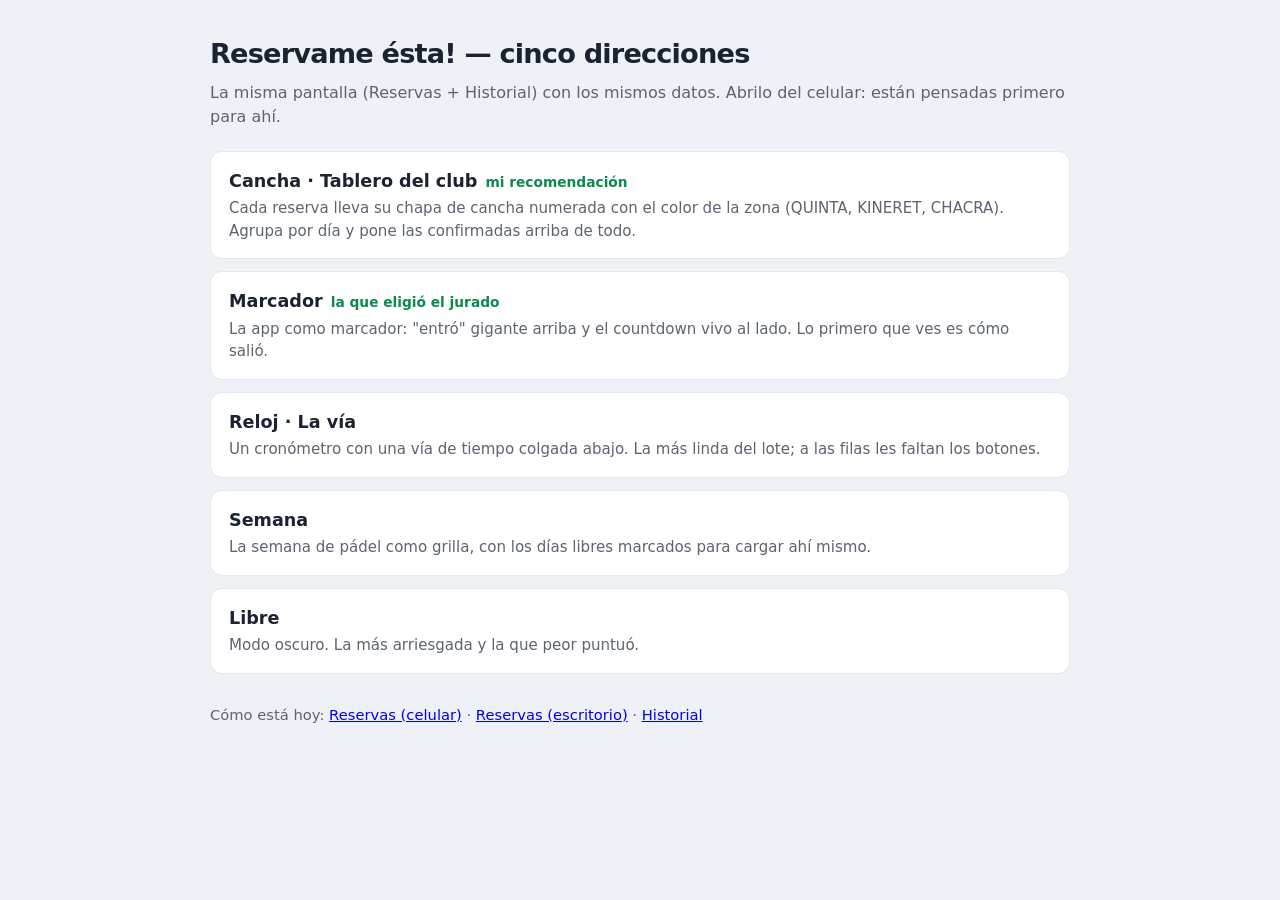
<file: prototipos/rediseno-2026-09/index.html>
<!DOCTYPE html><html lang="es"><head><meta charset="utf-8">
<meta name="viewport" content="width=device-width,initial-scale=1"><title>Reservame ésta! · 5 direcciones</title>
<style>body{font:16px/1.5 system-ui;margin:0;background:#eef1f6;color:#1c2330}
.w{max-width:860px;margin:0 auto;padding:34px 18px 70px}h1{font-size:1.7rem;letter-spacing:-.03em;margin:0 0 6px}
p.sub{color:#5c6470;margin:0 0 22px}
a.op{display:block;background:#fff;border:1px solid #e3e7ee;border-radius:12px;padding:16px 18px;margin:12px 0;text-decoration:none;color:inherit}
a.op:hover{border-color:#12b76a}a.op b{font-size:1.1rem}a.op span{display:block;color:#5c6470;font-size:.94rem;margin-top:3px}
a.op em{font-style:normal;color:#0b8a50;font-weight:600;font-size:.86rem;margin-left:8px}
.pie{margin-top:30px;font-size:.92rem;color:#5c6470}</style></head>
<body><div class="w"><h1>Reservame ésta! — cinco direcciones</h1>
<p class="sub">La misma pantalla (Reservas + Historial) con los mismos datos. Abrilo del celular: están pensadas primero para ahí.</p>
<a class="op" href="cancha/index.html"><b>Cancha · Tablero del club</b><em>mi recomendación</em><span>Cada reserva lleva su chapa de cancha numerada con el color de la zona (QUINTA, KINERET, CHACRA). Agrupa por día y pone las confirmadas arriba de todo.</span></a>
<a class="op" href="marcador/index.html"><b>Marcador</b><em>la que eligió el jurado</em><span>La app como marcador: "entró" gigante arriba y el countdown vivo al lado. Lo primero que ves es cómo salió.</span></a>
<a class="op" href="reloj/index.html"><b>Reloj · La vía</b><span>Un cronómetro con una vía de tiempo colgada abajo. La más linda del lote; a las filas les faltan los botones.</span></a>
<a class="op" href="semana/index.html"><b>Semana</b><span>La semana de pádel como grilla, con los días libres marcados para cargar ahí mismo.</span></a>
<a class="op" href="libre/index.html"><b>Libre</b><span>Modo oscuro. La más arriesgada y la que peor puntuó.</span></a>
<p class="pie">Cómo está hoy: <a href="0-actual-reservas-movil.png">Reservas (celular)</a> · <a href="0-actual-reservas.png">Reservas (escritorio)</a> · <a href="0-actual-historial.png">Historial</a></p>
</div></body></html>
</file>
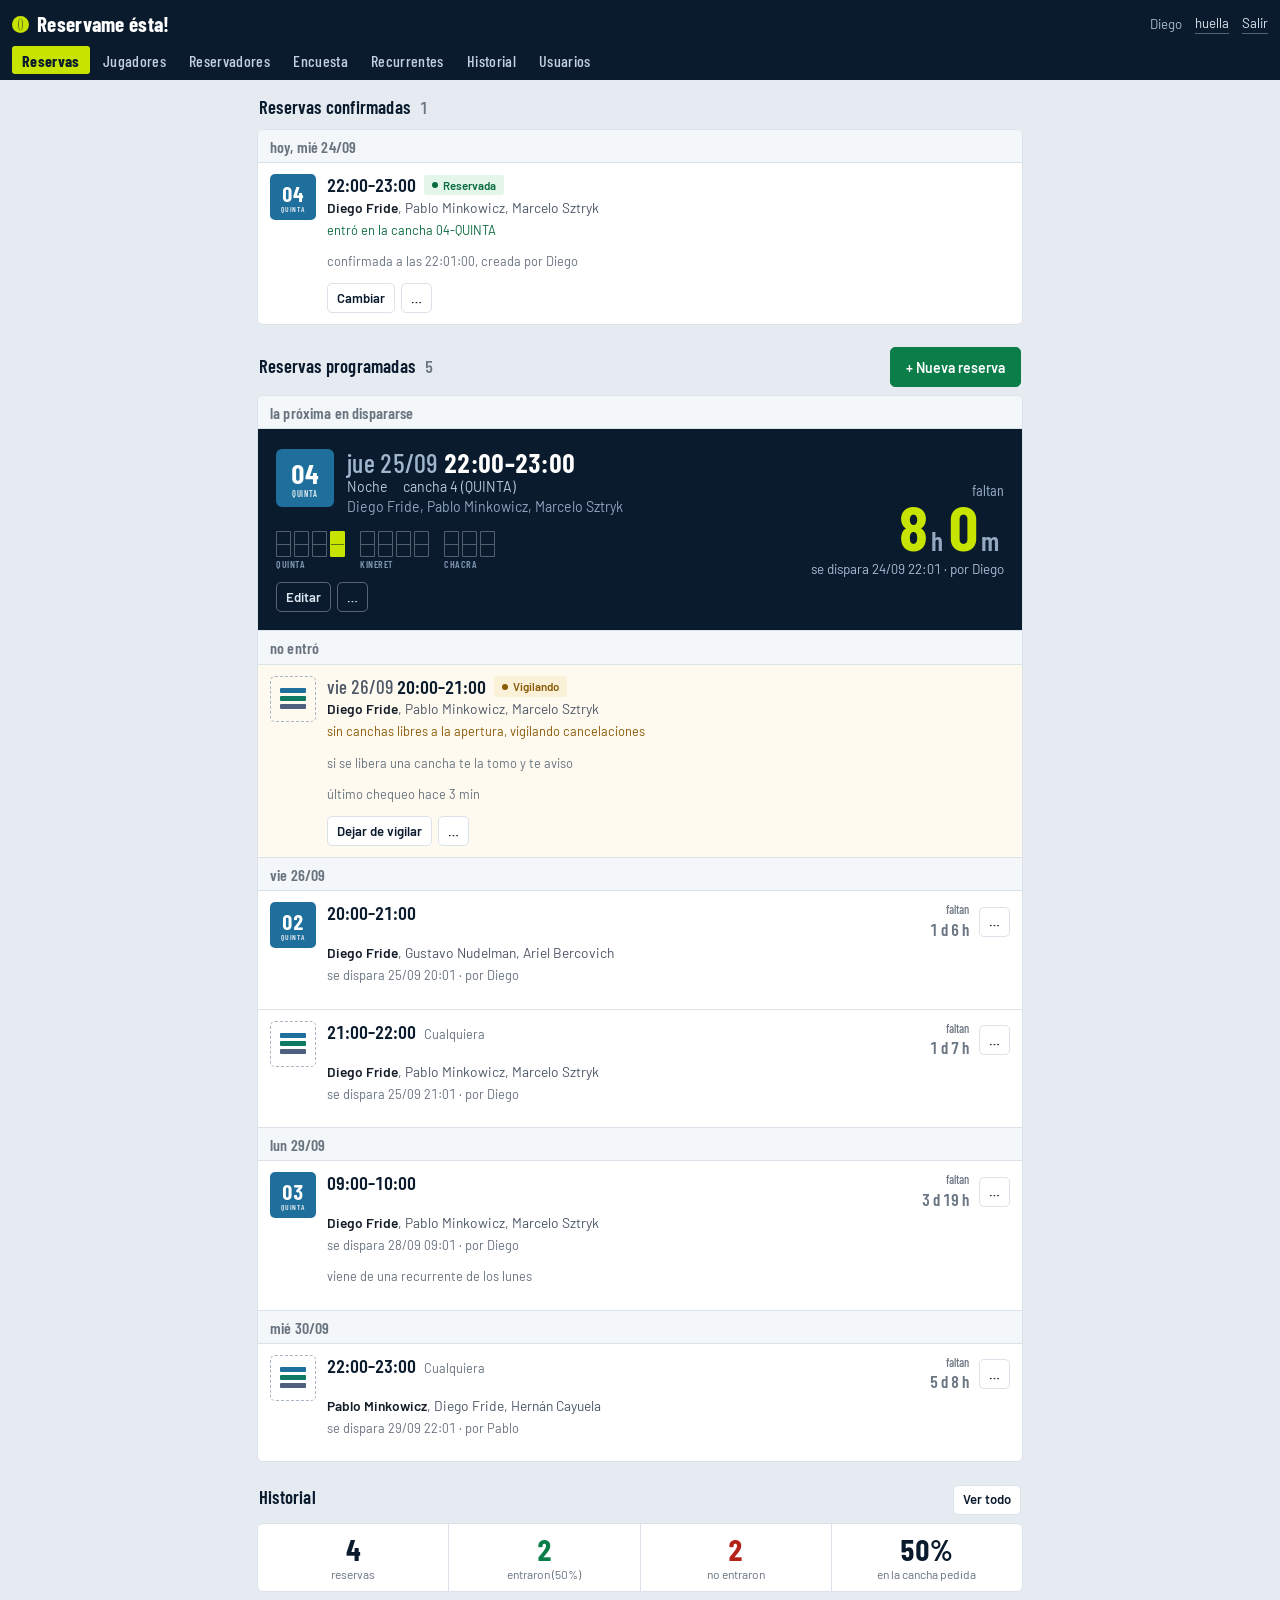
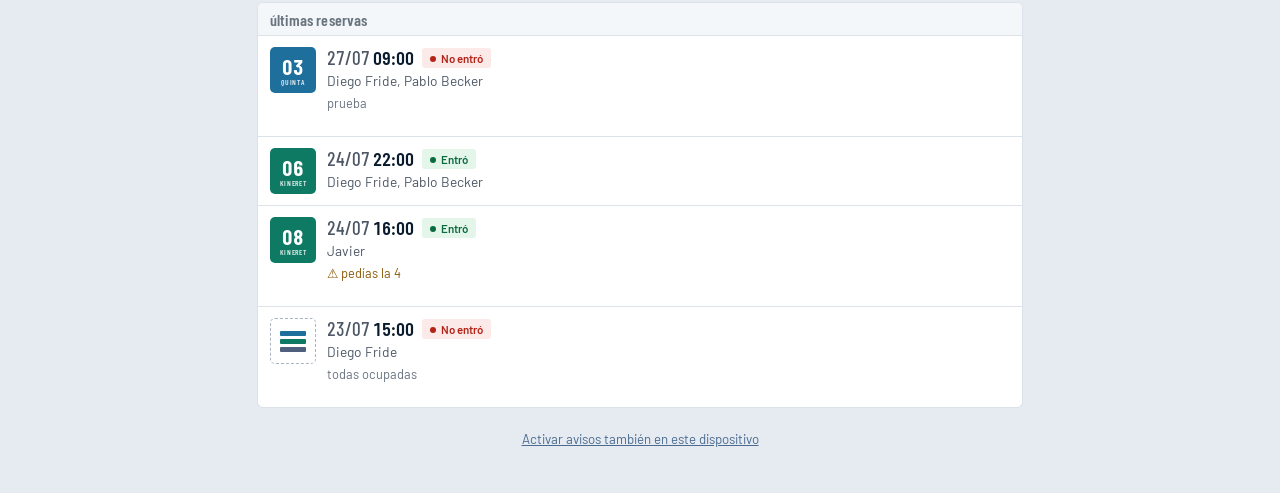
<file: prototipos/rediseno-2026-09/cancha/index.html>
<!doctype html>
<html lang="es-AR">
<head>
<meta charset="utf-8">
<meta name="viewport" content="width=device-width, initial-scale=1, viewport-fit=cover">
<title>Reservame ésta! — Reservas</title>
<link rel="preconnect" href="https://fonts.googleapis.com">
<link rel="preconnect" href="https://fonts.gstatic.com" crossorigin>
<link href="https://fonts.googleapis.com/css2?family=Barlow:wght@400;500;600&family=Barlow+Condensed:wght@500;600;700&display=swap" rel="stylesheet">
<style>
/* =========================================================================
   Reservame ésta! — dirección "cancha"
   La app es la señalética del club: número de cancha, zona, marcador.
   Una sola superficie se dibuja como cancha de verdad: el tablero de disparo.
   ========================================================================= */
:root{
  --noche:#0b1b2e;      /* estructura: header, tablero de disparo, texto fuerte */
  --noche-2:#122a45;
  --vidrio:#e6ebf1;     /* fondo de la app: el vidrio del fondo de cancha */
  --pista:#1f6f9c;      /* superficie QUINTA + color de los datos de tiempo */
  --verde:#0a7d49;      /* acción y "entró" (AA con texto blanco) */
  --verde-cl:#12b76a;
  --lima:#c7e400;       /* inminente: lo que está por pasar. foco y pestaña activa */
  --fuera:#b42318;      /* "no entró" y countdown en rojo */
  --ambar:#8a5a06;

  --papel:#fff;
  --tinta:#141c27;
  --tinta-2:#4d5766;    /* AA sobre blanco */
  --linea:#dbe2ea;

  /* superficies por zona: el color ES la zona */
  --z-quinta:#1f6f9c;
  --z-kineret:#0f7a63;
  --z-chacra:#4f5f7e;
}
*{box-sizing:border-box}
html{-webkit-text-size-adjust:100%}
body{
  margin:0;background:var(--vidrio);color:var(--tinta);
  font-family:Barlow,system-ui,-apple-system,"Segoe UI",Roboto,Arial,sans-serif;
  font-size:16px;line-height:1.45;
}
.tab{font-variant-numeric:tabular-nums;font-feature-settings:"tnum" 1}
h1,h2,h3{margin:0;font-family:"Barlow Condensed",Barlow,system-ui,sans-serif;font-weight:600;letter-spacing:.2px}
a{color:inherit}
:focus-visible{outline:3px solid var(--lima);outline-offset:2px;border-radius:4px}
.noshow{position:absolute;width:1px;height:1px;overflow:hidden;clip:rect(0 0 0 0);white-space:nowrap}

/* ---------------- header / navegación ---------------- */
header{background:var(--noche);color:#fff;padding:9px 12px 6px;position:sticky;top:0;z-index:40}
.fila1{display:flex;align-items:center;gap:10px}
.marca{font-family:"Barlow Condensed";font-size:1.32rem;font-weight:700;letter-spacing:.3px;
  display:flex;align-items:center;gap:8px;white-space:nowrap}
.pelota{width:17px;height:17px;border-radius:50%;background:var(--lima);flex:none;position:relative}
.pelota::after{content:"";position:absolute;inset:2px 6px;border-radius:50%;
  border:1.5px solid rgba(11,27,46,.55);border-top:0;border-bottom:0}
.fila1 .sp{flex:1}
.yo{font-size:.83rem;color:#a9bbd0;white-space:nowrap;display:flex;align-items:center;gap:13px}
.yo a{color:#dde6ef;text-decoration:none;border-bottom:1px solid rgba(221,230,239,.35)}
nav{display:flex;flex-wrap:wrap;gap:2px 3px;margin-top:6px}
nav a{font-family:"Barlow Condensed";font-size:1rem;font-weight:500;letter-spacing:.35px;
  text-decoration:none;color:#c2d0e0;padding:5px 10px 4px;border-radius:3px;line-height:1.2}
nav a:hover{color:#fff;background:rgba(255,255,255,.09)}
nav a[aria-current]{background:var(--lima);color:var(--noche);font-weight:700}

/* ---------------- layout ---------------- */
main{max-width:790px;margin:0 auto;padding:14px 12px 30px}
section{margin-bottom:22px}
.enc{display:flex;align-items:baseline;gap:10px;margin:0 2px 8px}
.enc h2{font-size:1.16rem;color:var(--noche);text-transform:none}
.enc .sp{flex:1}
.enc .cuenta{font-family:"Barlow Condensed";font-size:1.05rem;font-weight:600;color:#6f7985;
  font-variant-numeric:tabular-nums}
.plancha{background:var(--papel);border:1px solid var(--linea);border-radius:6px;overflow:hidden}

/* ---------------- chapa de cancha (la columna que ancla todo) ---------------- */
.chapa{
  --z:var(--z-quinta);
  flex:none;width:46px;height:46px;border-radius:5px;background:var(--z);color:#fff;
  display:flex;flex-direction:column;align-items:center;justify-content:center;line-height:1;
  font-family:"Barlow Condensed";padding-top:2px;
}
.chapa b{font-size:1.32rem;font-weight:700;letter-spacing:.5px;font-variant-numeric:tabular-nums}
.chapa span{font-size:.47rem;font-weight:600;letter-spacing:.7px;margin-top:2px;opacity:.86}
.kineret{--z:var(--z-kineret)} .chacra{--z:var(--z-chacra)}
/* "Cualquiera": las tres superficies posibles, todavía sin asignar */
.chapa.cual{background:transparent;border:1.5px dashed #aab5c3;gap:3px;padding:8px 9px;justify-content:center}
.chapa.cual i{display:block;height:5px;width:100%;border-radius:1px}
.chapa.cual i:nth-child(1){background:var(--z-quinta)}
.chapa.cual i:nth-child(2){background:var(--z-kineret)}
.chapa.cual i:nth-child(3){background:var(--z-chacra)}

/* ---------------- filas de reserva ---------------- */
.grupo{font-family:"Barlow Condensed";font-size:1rem;font-weight:600;letter-spacing:.15px;
  color:#69747f;background:#f4f7fa;border-bottom:1px solid var(--linea);padding:5px 12px 4px}
.res{display:flex;gap:11px;padding:11px 12px;border-bottom:1px solid var(--linea);align-items:flex-start}
.res:last-child{border-bottom:0}
.res .cuerpo{flex:1;min-width:0}
.l1{display:flex;align-items:center;gap:8px;flex-wrap:nowrap}
.l1 .cuando,.l1 .cual-txt{align-self:baseline}
.l1 .acc{margin-top:0;margin-left:2px;flex:none}
.cuando{font-family:"Barlow Condensed";font-size:1.18rem;font-weight:600;color:var(--noche);
  line-height:1.15;white-space:nowrap;font-variant-numeric:tabular-nums}
.cuando .dia{color:var(--tinta-2);font-weight:500;margin-right:3px}
.l1 .sp{flex:1}
.cual-txt{font-size:.8rem;color:#67727f;white-space:nowrap}
.quien{font-size:.86rem;color:var(--tinta-2);margin:2px 0 0;overflow-wrap:anywhere}
.quien b{font-weight:600;color:var(--tinta)}
.nota{font-size:.8rem;color:#67727f;margin-top:3px}
.nota.warn{color:var(--ambar)}
.nota.ok{color:#0a6b3f}

/* countdown de fila: peso proporcional a la cercanía */
.falta{font-family:"Barlow Condensed";font-weight:600;font-size:1.05rem;color:#6b7684;
  white-space:nowrap;font-variant-numeric:tabular-nums;text-align:right}
.falta.hoy{color:var(--pista)}
.falta small{font-size:.76rem;font-weight:500;display:block;color:#6f7985;line-height:1.2}

/* chips: sólo para lo que NO es el estado normal */
.chip{font-size:.72rem;font-weight:600;padding:2px 8px 1px;border-radius:3px;white-space:nowrap;
  display:inline-flex;align-items:center;gap:5px;line-height:1.5}
.chip.ok{background:#e4f5ea;color:#0a6b3f}
.chip.no{background:#fbeae8;color:var(--fuera)}
.chip.mira{background:#fbf0d8;color:var(--ambar)}
.chip::before{content:"";width:6px;height:6px;border-radius:50%;background:currentColor}

/* ---------------- botones ---------------- */
.btn{font-family:Barlow;font-size:.88rem;font-weight:600;border-radius:5px;border:1px solid var(--linea);
  background:#fff;color:var(--noche);padding:7px 12px;min-height:34px;cursor:pointer;
  display:inline-flex;align-items:center;justify-content:center;gap:6px;text-decoration:none}
.btn:hover{background:#f2f5f9}
.btn.pri{background:var(--verde);border-color:var(--verde);color:#fff;min-height:40px;padding:9px 15px}
.btn.pri:hover{background:#09693d}
.btn.chico{min-height:30px;padding:4px 9px;font-size:.82rem}
.acc{display:flex;gap:6px;margin-top:8px;flex-wrap:wrap}
details.menu{position:static}
.acc{position:relative}
.res .cuerpo{position:relative}
.l1 .menu-p{top:auto;margin-top:4px}
details.menu>summary{list-style:none;cursor:pointer}
details.menu>summary::-webkit-details-marker{display:none}
.menu-p{display:none;position:absolute;right:0;top:calc(100% + 5px);z-index:20;min-width:190px;
  background:#fff;border:1px solid #c9d2dd;border-radius:6px;padding:6px;
  flex-direction:column;gap:4px;box-shadow:0 12px 26px rgba(11,27,46,.16)}
details.menu[open]>.menu-p{display:flex}
.menu-p .btn{justify-content:flex-start;border-color:transparent;width:100%}
.menu-p .btn.mal{color:var(--fuera)}

/* ---------------- EL TABLERO DE DISPARO (la audacia, un solo lugar) ---------------- */
.tablero{position:relative;background:var(--noche);color:#fff;padding:16px 14px 14px;overflow:hidden;
  border-bottom:1px solid var(--linea)}
/* plano del club: las 11 canchas en sus 3 zonas, con la pedida encendida */
.plano{display:flex;gap:15px;margin-top:14px;position:relative}
.zona{display:flex;flex-direction:column;gap:3px}
.zona .canchas{display:flex;gap:3px}
.zona i{display:block;width:15px;height:26px;border:1px solid rgba(255,255,255,.3);
  border-radius:1px;position:relative}
.zona i::after{content:"";position:absolute;left:0;right:0;top:50%;height:1px;
  background:rgba(255,255,255,.3)}
.zona i.on{background:var(--lima);border-color:var(--lima)}
.zona i.on::after{background:rgba(11,27,46,.55)}
.zona b{font-family:"Barlow Condensed";font-size:.62rem;font-weight:600;letter-spacing:.5px;
  color:#7f97b0;line-height:1}
.tab-cuerpo{position:relative;display:flex;gap:13px;align-items:flex-start}
.tablero .chapa{width:58px;height:58px;border-radius:6px}
.tablero .chapa b{font-size:1.72rem}
.tablero .chapa span{font-size:.53rem}
.tab-datos{flex:1;min-width:0}
.tab-cuando{font-family:"Barlow Condensed";font-size:1.62rem;font-weight:700;line-height:1.05;
  font-variant-numeric:tabular-nums;letter-spacing:.3px}
.tab-cuando .dia{color:#9fb6cd;font-weight:500}
.tab-cancha{font-size:.88rem;color:#b9cade;margin-top:3px;display:flex;gap:15px;flex-wrap:wrap}
.tab-quien{font-size:.88rem;color:#8ea5bd;margin-top:2px}
.reloj{margin-top:13px;position:relative;display:flex;align-items:flex-end;gap:12px;flex-wrap:wrap}
.rot{font-family:"Barlow Condensed";font-size:1rem;color:#8fa6bd;line-height:1;padding-bottom:9px}
.cd{margin:0;font-family:"Barlow Condensed";font-weight:700;font-size:3.3rem;line-height:.86;
  color:var(--lima);font-variant-numeric:tabular-nums;letter-spacing:.5px}
.cd i{font-style:normal;font-size:.44em;font-weight:600;color:#93a9c0;padding:0 .18em 0 .04em}
.cd.rojo{color:#ff7a68}
.disp{margin:0 0 3px;font-size:.84rem;color:#a7bdd3;flex:1;min-width:180px;
  font-variant-numeric:tabular-nums}
.tablero .acc{margin-top:12px;position:relative}
@media (min-width:700px){
  .tablero{display:grid;grid-template-columns:1fr auto;column-gap:30px;align-items:start;
    padding:20px 18px 18px}
  .tab-cuerpo,.plano,.tablero .acc{grid-column:1}
  .reloj{grid-column:2;grid-row:1 / span 3;margin-top:0;display:block;text-align:right;align-self:center}
  .reloj .rot{padding:0 0 2px;display:block}
  .reloj .cd{font-size:3.9rem}
  .reloj .disp{margin:6px 0 0;min-width:0}
  .tablero .acc{justify-content:flex-start}
}
.tablero .btn{background:transparent;color:#dde8f2;border-color:rgba(255,255,255,.32)}
.tablero .btn:hover{background:rgba(255,255,255,.12)}
.tablero .menu-p{background:var(--noche-2);border-color:rgba(255,255,255,.22)}
.tablero .menu-p .btn{color:#dde8f2}
.tablero .menu-p .btn.mal{color:#ff9384}

/* el único momento orquestado: el tablero se enciende una vez al cargar */
@keyframes encender{from{opacity:0;transform:translateY(4px)}to{opacity:1;transform:none}}
.plano{animation:encender .55s .25s ease-out backwards}
.cd{animation:encender .45s .1s ease-out backwards}
@media (prefers-reduced-motion:reduce){ .plano,.cd{animation:none} }

/* ---------------- vigilando ---------------- */
.vigila{background:#fffaef;border-bottom:1px solid var(--linea)}
.vigila .res{border-bottom:0}

/* ---------------- nueva reserva (form plegado) ---------------- */
.formcaja{border-bottom:1px solid var(--linea);background:#f8fafc;padding:14px 12px}
.formcaja[hidden]{display:none}
.campos{display:flex;flex-wrap:wrap;gap:10px 12px}
.campo{flex:1 1 150px;min-width:0}
.campo.ancho{flex-basis:100%}
label{display:block;font-size:.76rem;font-weight:600;color:var(--tinta-2);margin-bottom:4px;
  letter-spacing:.2px}
label .cont{float:right;font-family:"Barlow Condensed";font-size:.86rem;color:#6f7985}
input,select{width:100%;min-height:42px;padding:9px 10px;border:1px solid #c5cedb;border-radius:5px;
  font-family:Barlow;font-size:.95rem;background:#fff;color:var(--tinta)}
input:focus,select:focus{outline:3px solid var(--lima);outline-offset:1px;border-color:#8f9db0}
.chips-jug{display:flex;flex-wrap:wrap;gap:6px;margin-bottom:6px}
.chip-jug{display:inline-flex;align-items:center;gap:6px;background:#fff;border:1px solid #c5cedb;
  border-radius:4px;padding:5px 9px;font-size:.85rem;min-height:32px}
.chip-jug b{font-weight:600}
.ayuda{font-size:.81rem;color:var(--tinta-2);margin:10px 0 0;line-height:1.5}
.ayuda b{color:var(--tinta)}

/* ---------------- historial / marcador ---------------- */
.marcador{display:flex;background:var(--papel);border:1px solid var(--linea);border-radius:6px;
  overflow:hidden}
.marcador div{flex:1;padding:11px 8px 9px;text-align:center;border-left:1px solid var(--linea)}
.marcador div:first-child{border-left:0}
.marcador b{display:block;font-family:"Barlow Condensed";font-size:1.85rem;font-weight:700;
  line-height:1;color:var(--noche);font-variant-numeric:tabular-nums}
.marcador small{font-size:.75rem;color:#67727f;line-height:1.25;display:block;margin-top:3px}
.marcador .g b{color:var(--verde)} .marcador .p b{color:var(--fuera)}

.pie{text-align:center;font-size:.83rem;color:#5c6673;margin-top:4px}
.pie a{color:#4a6b8f}

/* ---------------- celular ---------------- */
@media (max-width:640px){
  main{padding:12px 10px 26px}
  .cuando{font-size:1.08rem}
  .tab-cuando{font-size:1.38rem}
  .cd{font-size:3rem}
  .res{gap:9px;padding:10px 10px}
  .chapa{width:42px;height:42px}
  .chapa b{font-size:1.2rem}
  .marcador{flex-wrap:wrap}
  .marcador div{flex:1 1 50%;border-left:0}
  .marcador div:nth-child(even){border-left:1px solid var(--linea)}
  .marcador div:nth-child(n+3){border-top:1px solid var(--linea)}
  .disp{min-width:100%}
  .campo{flex-basis:100%}
}
@media (max-width:380px){ .l1{flex-wrap:wrap} }
</style>
</head>
<body>

<header>
  <div class="fila1">
    <div class="marca"><span class="pelota" aria-hidden="true"></span>Reservame ésta!</div>
    <span class="sp"></span>
    <div class="yo"><span class="soy">Diego</span><a href="#huella">huella</a><a href="#salir">Salir</a></div>
  </div>
  <nav aria-label="Secciones del panel">
    <a href="#" aria-current="page">Reservas</a>
    <a href="#jugadores">Jugadores</a>
    <a href="#reservadores">Reservadores</a>
    <a href="#encuesta">Encuesta</a>
    <a href="#recurrentes">Recurrentes</a>
    <a href="#historial">Historial</a>
    <a href="#usuarios">Usuarios</a>
  </nav>
</header>

<main>

  <!-- ================= CONFIRMADAS: el resultado, arriba ================= -->
  <section aria-labelledby="h-conf">
    <div class="enc"><h2 id="h-conf">Reservas confirmadas</h2><span class="cuenta">1</span><span class="sp"></span></div>
    <div class="plancha">
      <div class="grupo">hoy, mié 24/09</div>
      <div class="res">
        <div class="chapa" title="cancha 4 (QUINTA)"><b>04</b><span>QUINTA</span></div>
        <div class="cuerpo">
          <div class="l1">
            <span class="cuando tab">22:00–23:00</span>
            <span class="chip ok">Reservada</span><span class="sp"></span>
          </div>
          <p class="quien"><b>Diego Fride</b>, Pablo Minkowicz, Marcelo Sztryk</p>
          <p class="nota ok tab">entró en la cancha 04-QUINTA</p>
          <p class="nota tab">confirmada a las 22:01:00, creada por Diego</p>
          <div class="acc">
            <button class="btn chico">Cambiar</button>
            <details class="menu"><summary class="btn chico" role="button" aria-label="más acciones">…</summary>
              <div class="menu-p">
                <button class="btn chico">Programar cambio</button>
                <button class="btn chico">Cancelar después</button>
                <button class="btn chico mal">Cancelar</button>
              </div>
            </details>
          </div>
        </div>
      </div>
    </div>
  </section>

  <!-- ================= PROGRAMADAS ================= -->
  <section aria-labelledby="h-prog">
    <div class="enc">
      <h2 id="h-prog">Reservas programadas</h2>
      <span class="cuenta">5</span>
      <span class="sp"></span>
      <button class="btn pri" id="bNueva" aria-expanded="false" aria-controls="formNueva">+ Nueva reserva</button>
    </div>

    <div class="plancha">

      <!-- form plegado: no gasta una tarjeta, vive adentro de la plancha -->
      <div class="formcaja" id="formNueva" hidden>
        <div class="campos">
          <div class="campo ancho">
            <label for="f-res">Reservador (jugador 1)</label>
            <select id="f-res"><option>Seleccioná el reservador…</option><option selected>Diego Fride</option><option>Pablo Minkowicz</option></select>
          </div>
          <div class="campo"><label for="f-fec">Fecha del turno</label>
            <input id="f-fec" type="date" value="2026-10-02"></div>
          <div class="campo"><label for="f-hor">Hora (turnos de 1 h)</label>
            <select id="f-hor"><option>20:00</option><option selected>22:00</option><option>23:00</option></select></div>
          <div class="campo"><label for="f-can">Cancha</label>
            <select id="f-can">
              <optgroup label="Cancha específica">
                <option>1 · QUINTA</option><option selected>4 · QUINTA</option>
                <option>6 · KINERET</option><option>10 · CHACRA</option>
              </optgroup>
              <optgroup label="Por zona (la primera libre de la zona)">
                <option>QUINTA</option><option>KINERET</option><option>CHACRA</option>
              </optgroup>
              <option>Cualquiera libre</option>
            </select></div>
          <div class="campo ancho">
            <label for="f-bus">Jugadores acompañantes (elegí 3) <span class="cont tab">2/3</span></label>
            <div class="chips-jug">
              <span class="chip-jug"><b>Pablo Minkowicz</b> ×</span>
              <span class="chip-jug"><b>Marcelo Sztryk</b> ×</span>
            </div>
            <input id="f-bus" type="search" placeholder="Buscar jugador…">
          </div>
        </div>
        <div class="acc">
          <button class="btn pri">Programar reserva</button>
          <button class="btn">Reservar ahora</button>
        </div>
        <p class="ayuda"><b>Programar:</b> para turnos futuros; se dispara sola a la apertura (turno −24 h +1 min).<br>
          <b>Reservar ahora:</b> para turnos del mismo día que ya están abiertos (reserva al instante).</p>
      </div>

      <!-- ======== TABLERO DE DISPARO: la próxima ======== -->
      <div class="grupo">la próxima en dispararse</div>
      <article class="tablero">
        <div class="tab-cuerpo">
          <div class="chapa" title="cancha 4 (QUINTA)"><b>04</b><span>QUINTA</span></div>
          <div class="tab-datos">
            <p class="tab-cuando tab" style="margin:0"><span class="dia">jue 25/09</span> 22:00–23:00</p>
            <p class="tab-cancha" style="margin:0"><span>Noche</span><span>cancha 4 (QUINTA)</span></p>
            <p class="tab-quien" style="margin:0">Diego Fride, Pablo Minkowicz, Marcelo Sztryk</p>
          </div>
        </div>
        <div class="reloj">
          <span class="rot">faltan</span>
          <p class="cd tab" data-faltan="28800" aria-live="off">8<i>h</i>0<i>m</i></p>
          <p class="disp tab">se dispara 24/09 22:01 · por Diego</p>
        </div>
        <div class="plano" role="img" aria-label="plano del club: pedís la cancha 4 de QUINTA, de 11 canchas en 3 zonas">
          <div class="zona"><div class="canchas"><i></i><i></i><i></i><i class="on"></i></div><b>QUINTA</b></div>
          <div class="zona"><div class="canchas"><i></i><i></i><i></i><i></i></div><b>KINERET</b></div>
          <div class="zona"><div class="canchas"><i></i><i></i><i></i></div><b>CHACRA</b></div>
        </div>
        <div class="acc">
          <button class="btn chico">Editar</button>
          <details class="menu"><summary class="btn chico" role="button" aria-label="más acciones">…</summary>
            <div class="menu-p">
              <button class="btn chico">Programar cambio</button>
              <button class="btn chico">Vigilar cancelaciones</button>
              <button class="btn chico mal">Quitar de la lista</button>
            </div>
          </details>
        </div>
      </article>

      <!-- ======== no entró y está vigilando ======== -->
      <div class="vigila">
        <div class="grupo">no entró</div>
        <div class="res">
          <div class="chapa cual" title="cancha Cualquiera" aria-label="cancha Cualquiera"><i></i><i></i><i></i></div>
          <div class="cuerpo">
            <div class="l1">
              <span class="cuando tab"><span class="dia">vie 26/09</span>20:00–21:00</span>
              <span class="chip mira">Vigilando</span><span class="sp"></span>
            </div>
            <p class="quien"><b>Diego Fride</b>, Pablo Minkowicz, Marcelo Sztryk</p>
            <p class="nota warn">sin canchas libres a la apertura, vigilando cancelaciones</p>
            <p class="nota">si se libera una cancha te la tomo y te aviso</p>
            <p class="nota">último chequeo hace 3 min</p>
            <div class="acc">
              <button class="btn chico">Dejar de vigilar</button>
              <details class="menu"><summary class="btn chico" role="button" aria-label="más acciones">…</summary>
                <div class="menu-p">
                  <button class="btn chico">Editar</button>
                  <button class="btn chico mal">Quitar de la lista</button>
                </div>
              </details>
            </div>
          </div>
        </div>
      </div>

      <!-- ======== el resto, por día ======== -->
      <div class="grupo">vie 26/09</div>

      <div class="res">
        <div class="chapa" title="cancha 2 (QUINTA)"><b>02</b><span>QUINTA</span></div>
        <div class="cuerpo">
          <div class="l1">
            <span class="cuando tab">20:00–21:00</span>
            <span class="sp"></span>
            <span class="falta tab" data-faltan="108000"><small>faltan</small>1 d 6 h</span>
            <details class="menu acc"><summary class="btn chico" role="button" aria-label="acciones de la reserva">…</summary><div class="menu-p"><button class="btn chico">Editar</button><button class="btn chico">Programar cambio</button><button class="btn chico">Vigilar cancelaciones</button><button class="btn chico mal">Quitar de la lista</button></div></details>
          </div>
          <p class="quien"><b>Diego Fride</b>, Gustavo Nudelman, Ariel Bercovich</p>
          <p class="nota tab">se dispara 25/09 20:01 · por Diego</p>
        </div>
      </div>

      <div class="res">
        <div class="chapa cual" title="cancha Cualquiera" aria-label="cancha Cualquiera"><i></i><i></i><i></i></div>
        <div class="cuerpo">
          <div class="l1">
            <span class="cuando tab">21:00–22:00</span>
            <span class="cual-txt">Cualquiera</span>
            <span class="sp"></span>
            <span class="falta tab" data-faltan="111600"><small>faltan</small>1 d 7 h</span>
            <details class="menu acc"><summary class="btn chico" role="button" aria-label="acciones de la reserva">…</summary><div class="menu-p"><button class="btn chico">Editar</button><button class="btn chico">Programar cambio</button><button class="btn chico">Vigilar cancelaciones</button><button class="btn chico mal">Quitar de la lista</button></div></details>
          </div>
          <p class="quien"><b>Diego Fride</b>, Pablo Minkowicz, Marcelo Sztryk</p>
          <p class="nota tab">se dispara 25/09 21:01 · por Diego</p>
        </div>
      </div>

      <div class="grupo">lun 29/09</div>

      <div class="res">
        <div class="chapa" title="cancha 3 (QUINTA)"><b>03</b><span>QUINTA</span></div>
        <div class="cuerpo">
          <div class="l1">
            <span class="cuando tab">09:00–10:00</span>
            <span class="sp"></span>
            <span class="falta tab" data-faltan="327600"><small>faltan</small>3 d 19 h</span>
            <details class="menu acc"><summary class="btn chico" role="button" aria-label="acciones de la reserva">…</summary><div class="menu-p"><button class="btn chico">Editar</button><button class="btn chico">Programar cambio</button><button class="btn chico">Vigilar cancelaciones</button><button class="btn chico mal">Quitar de la lista</button></div></details>
          </div>
          <p class="quien"><b>Diego Fride</b>, Pablo Minkowicz, Marcelo Sztryk</p>
          <p class="nota tab">se dispara 28/09 09:01 · por Diego</p>
          <p class="nota">viene de una recurrente de los lunes</p>
        </div>
      </div>

      <div class="grupo">mié 30/09</div>

      <div class="res">
        <div class="chapa cual" title="cancha Cualquiera" aria-label="cancha Cualquiera"><i></i><i></i><i></i></div>
        <div class="cuerpo">
          <div class="l1">
            <span class="cuando tab">22:00–23:00</span>
            <span class="cual-txt">Cualquiera</span>
            <span class="sp"></span>
            <span class="falta tab" data-faltan="460800"><small>faltan</small>5 d 8 h</span>
            <details class="menu acc"><summary class="btn chico" role="button" aria-label="acciones de la reserva">…</summary><div class="menu-p"><button class="btn chico">Editar</button><button class="btn chico">Programar cambio</button><button class="btn chico">Vigilar cancelaciones</button><button class="btn chico mal">Quitar de la lista</button></div></details>
          </div>
          <p class="quien"><b>Pablo Minkowicz</b>, Diego Fride, Hernán Cayuela</p>
          <p class="nota tab">se dispara 29/09 22:01 · por Pablo</p>
        </div>
      </div>

    </div>
  </section>

  <!-- ================= HISTORIAL ================= -->
  <section id="historial" aria-labelledby="h-hist">
    <div class="enc"><h2 id="h-hist">Historial</h2><span class="sp"></span>
      <a class="btn chico" href="#historial">Ver todo</a></div>

    <div class="marcador" style="margin-bottom:10px">
      <div><b class="tab">4</b><small>reservas</small></div>
      <div class="g"><b class="tab">2</b><small>entraron (50%)</small></div>
      <div class="p"><b class="tab">2</b><small>no entraron</small></div>
      <div><b class="tab">50%</b><small>en la cancha pedida</small></div>
    </div>

    <div class="plancha">
      <div class="grupo">últimas reservas</div>

      <div class="res">
        <div class="chapa" title="cancha 3 (QUINTA)"><b>03</b><span>QUINTA</span></div>
        <div class="cuerpo">
          <div class="l1">
            <span class="cuando tab"><span class="dia">27/07</span>09:00</span>
            <span class="chip no">No entró</span><span class="sp"></span>
          </div>
          <p class="quien">Diego Fride, Pablo Becker</p>
          <p class="nota">prueba</p>
        </div>
      </div>

      <div class="res">
        <div class="chapa kineret" title="cancha 6 (KINERET)"><b>06</b><span>KINERET</span></div>
        <div class="cuerpo">
          <div class="l1">
            <span class="cuando tab"><span class="dia">24/07</span>22:00</span>
            <span class="chip ok">Entró</span><span class="sp"></span>
          </div>
          <p class="quien">Diego Fride, Pablo Becker</p>
        </div>
      </div>

      <div class="res">
        <div class="chapa kineret" title="cancha 8 (KINERET)"><b>08</b><span>KINERET</span></div>
        <div class="cuerpo">
          <div class="l1">
            <span class="cuando tab"><span class="dia">24/07</span>16:00</span>
            <span class="chip ok">Entró</span><span class="sp"></span>
          </div>
          <p class="quien">Javier</p>
          <p class="nota warn">⚠ pedías la 4</p>
        </div>
      </div>

      <div class="res">
        <div class="chapa cual" title="cancha Cualquiera" aria-label="cancha Cualquiera"><i></i><i></i><i></i></div>
        <div class="cuerpo">
          <div class="l1">
            <span class="cuando tab"><span class="dia">23/07</span>15:00</span>
            <span class="chip no">No entró</span><span class="sp"></span>
          </div>
          <p class="quien">Diego Fride</p>
          <p class="nota">todas ocupadas</p>
        </div>
      </div>
    </div>
  </section>

  <p class="pie"><a href="#avisos">Activar avisos también en este dispositivo</a></p>
</main>

<script>
// ---- countdown vivo, con el formato exacto de Diego ----
(function(){
  var t0 = Date.now();
  var nodos = [].slice.call(document.querySelectorAll('[data-faltan]')).map(function(n){
    return {n:n, fin: t0 + (parseInt(n.dataset.faltan,10)+59)*1000, big: n.classList.contains('cd')};
  });
  function fmt(s, big){
    if(s<=0) return big ? 'disparando…' : 'disparando…';
    var d=Math.floor(s/86400), h=Math.floor(s%86400/3600), m=Math.floor(s%3600/60), sg=Math.floor(s%60);
    var u = big ? function(a,b){return a+'<i>'+b+'</i>';} : function(a,b){return a+' '+b+(b==='d'||b==='h'||b==='m'?'':'');};
    if(d>0) return big ? u(d,'d')+u(h,'h') : d+' d '+h+' h';
    if(h>0) return big ? u(h,'h')+u(m,'m') : h+' h '+m+' m';
    if(m>0) return big ? u(m,'m')+u(sg,'s') : m+' m '+sg+' s';
    return big ? u(sg,'s') : sg+' s';
  }
  function tick(){
    var ahora = Date.now();
    nodos.forEach(function(o){
      var s = Math.round((o.fin - ahora)/1000);
      if(o.big){
        o.n.innerHTML = fmt(s,true);
        o.n.classList.toggle('rojo', s < 300);
      }else{
        var chico = o.n.querySelector('small');
        o.n.innerHTML = (chico?chico.outerHTML:'') + fmt(s,false);
        o.n.classList.toggle('hoy', s < 86400);
      }
    });
  }
  tick(); setInterval(tick, 1000);
})();
// ---- abrir el formulario de nueva reserva ----
(function(){
  var b=document.getElementById('bNueva'), f=document.getElementById('formNueva');
  b.addEventListener('click',function(){
    var ab=f.hasAttribute('hidden');
    if(ab){f.removeAttribute('hidden');}else{f.setAttribute('hidden','');}
    b.setAttribute('aria-expanded', ab?'true':'false');
    if(ab) f.querySelector('select').focus();
  });
})();
// ---- un solo menú "…" abierto por vez ----
document.addEventListener('click',function(e){
  document.querySelectorAll('details.menu[open]').forEach(function(d){
    if(!d.contains(e.target)) d.removeAttribute('open');
  });
});
</script>
</body>
</html>
</file>
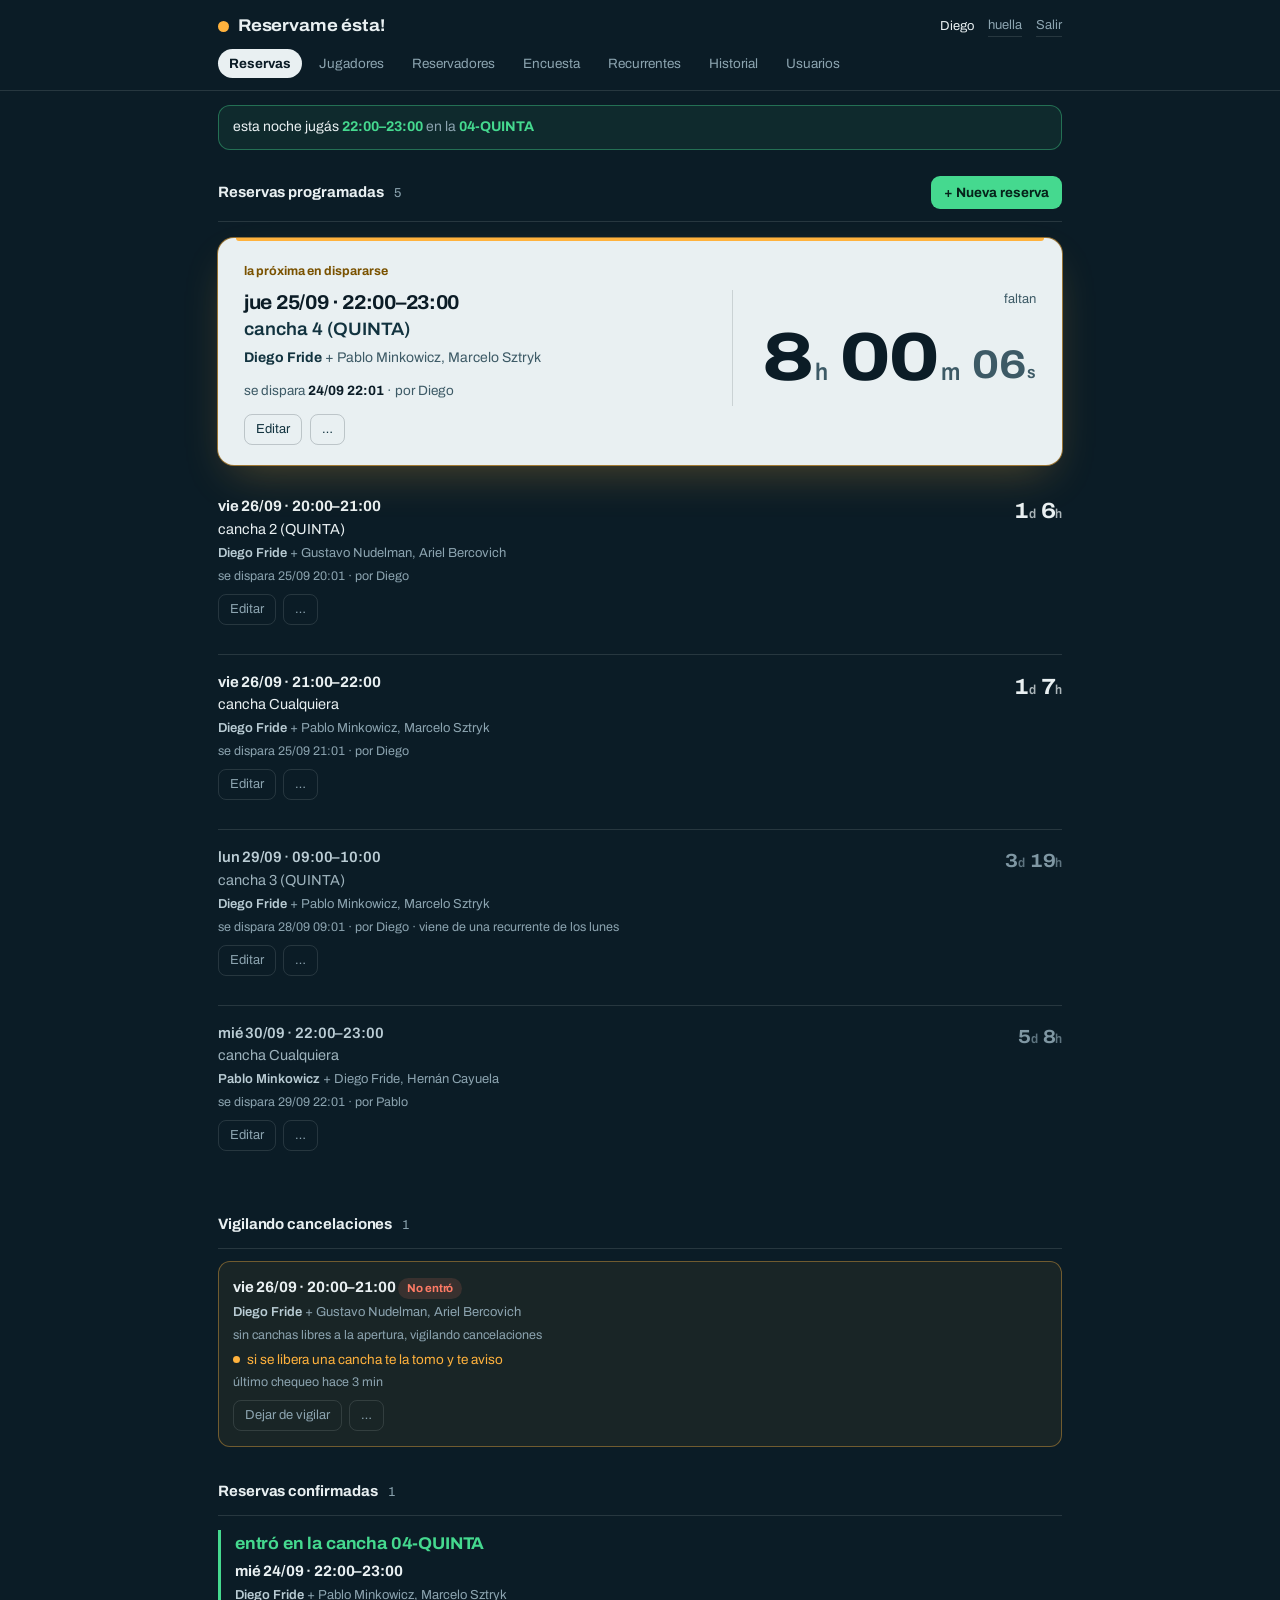
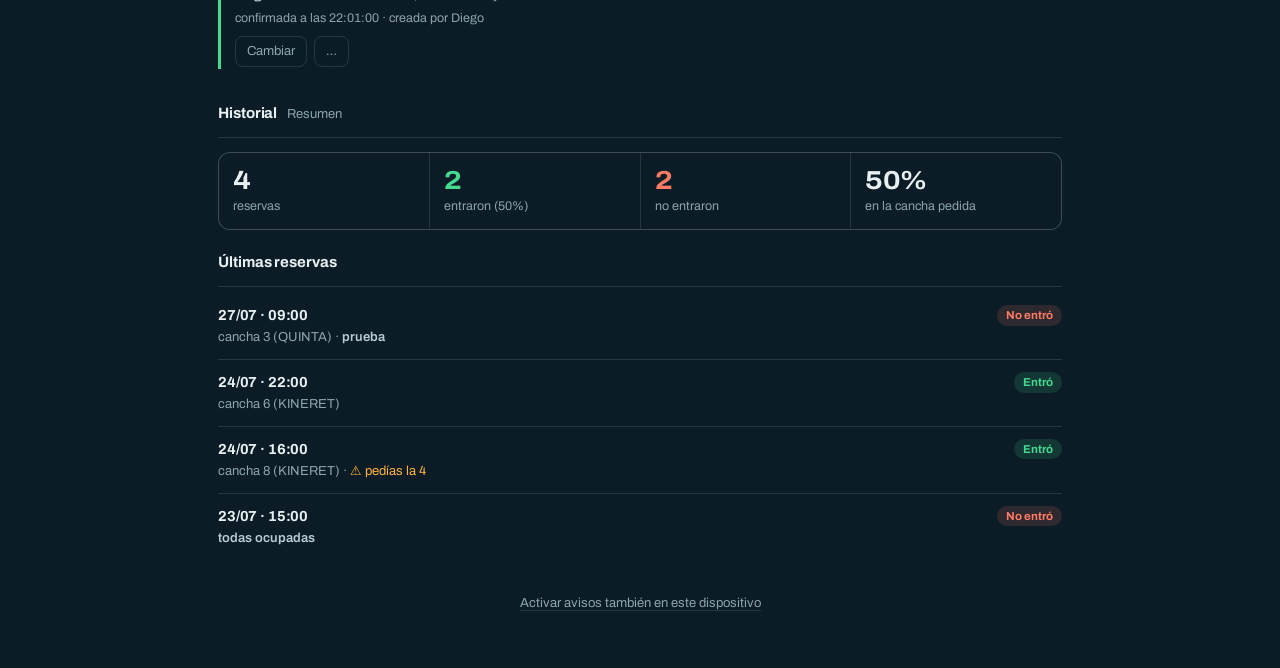
<file: prototipos/rediseno-2026-09/libre/index.html>
<!doctype html>
<html lang="es-AR">
<head>
<meta charset="utf-8">
<meta name="viewport" content="width=device-width, initial-scale=1, viewport-fit=cover">
<title>Reservame ésta!</title>
<link rel="preconnect" href="https://fonts.googleapis.com">
<link rel="preconnect" href="https://fonts.gstatic.com" crossorigin>
<link href="https://fonts.googleapis.com/css2?family=Archivo:wdth,wght@75..125,400..800&display=swap" rel="stylesheet">
<style>
:root{
  --noche:#0B1C26;      /* fondo: la hora en que el bot trabaja */
  --cal:#E9F0F2;        /* texto principal y la única superficie encendida */
  --penumbra:#8CA4B0;   /* lo secundario y lo que está lejos en el tiempo */
  --reflector:#FFB23D;  /* el bot trabajando AHORA */
  --entro:#45D98F;      /* entró */
  --noentro:#FF7B66;    /* no entró */
  --linea:rgba(233,240,242,.12);
}
*{box-sizing:border-box}
html,body{margin:0;padding:0;max-width:100%}
body{
  background:var(--noche);
  color:var(--cal);
  font-family:'Archivo',system-ui,sans-serif;
  font-variation-settings:'wdth' 100,'wght' 400;
  font-size:15px;line-height:1.45;
  -webkit-font-smoothing:antialiased;
  padding-bottom:56px;
}
.num{font-variant-numeric:tabular-nums;font-feature-settings:'tnum' 1}
.wrap{max-width:900px;margin:0 auto;padding:0 16px}
a{color:inherit}
:focus-visible{outline:2px solid var(--reflector);outline-offset:3px;border-radius:4px}
.encendido :focus-visible{outline-color:#0B1C26}

/* ---------- cabecera ---------- */
header{border-bottom:1px solid var(--linea)}
.top{display:flex;align-items:center;justify-content:space-between;gap:12px;padding:14px 0 10px}
.marca{display:flex;align-items:center;gap:9px;font-size:17px;font-variation-settings:'wdth' 108,'wght' 700;letter-spacing:-.01em}
.bola{width:11px;height:11px;border-radius:50%;background:var(--reflector);flex:none}
.sesion{display:flex;align-items:center;gap:14px;font-size:13px;color:var(--penumbra)}
.sesion a{text-decoration:none;border-bottom:1px solid var(--linea);padding-bottom:1px}
.sesion a:hover{color:var(--cal)}
.yo{color:var(--cal)}
nav ul{list-style:none;display:flex;flex-wrap:wrap;gap:6px;margin:0;padding:0 0 12px}
nav a{display:block;text-decoration:none;font-size:13.5px;padding:5px 11px;border-radius:999px;color:var(--penumbra)}
nav a:hover{color:var(--cal)}
nav a[aria-current]{background:var(--cal);color:var(--noche);font-variation-settings:'wdth' 100,'wght' 700}

/* ---------- cinta de esta noche ---------- */
.cinta{display:block;text-decoration:none;margin:14px 0 26px;padding:11px 14px;border:1px solid rgba(69,217,143,.4);border-radius:12px;background:rgba(69,217,143,.07);font-size:14px;color:var(--cal)}
.cinta b{font-variation-settings:'wdth' 100,'wght' 700;color:var(--entro)}
.cinta .gris{color:var(--penumbra)}

/* ---------- títulos de sección ---------- */
.seccion{margin:0 0 34px;scroll-margin-top:16px}
.cab{display:flex;align-items:baseline;gap:10px;padding:0 0 12px;border-bottom:1px solid var(--linea);margin-bottom:6px}
.cab h2{margin:0;font-size:15px;font-variation-settings:'wdth' 100,'wght' 700;letter-spacing:-.005em}
.cab .cuenta{font-size:13px;color:var(--penumbra)}
.cab .der{margin-left:auto}
.btn{font:inherit;font-size:13.5px;font-variation-settings:'wdth' 100,'wght' 700;border:0;border-radius:9px;padding:7px 13px;background:var(--entro);color:#06231A;cursor:pointer}
.btn:hover{filter:brightness(1.08)}
.ghost{font:inherit;font-size:13px;border:1px solid var(--linea);background:none;color:var(--penumbra);border-radius:8px;padding:5px 11px;cursor:pointer}
.ghost:hover{color:var(--cal);border-color:rgba(233,240,242,.32)}

/* ---------- LA AUDACIA: el bloque encendido ---------- */
.encendido{
  position:relative;background:var(--cal);color:var(--noche);
  border-radius:16px;padding:20px 18px 16px;margin:16px 0 14px;
  box-shadow:0 0 0 1px rgba(255,178,61,.55), 0 18px 46px -14px rgba(255,178,61,.30);
}
.encendido::before{content:"";position:absolute;left:18px;right:18px;top:0;height:3px;border-radius:0 0 3px 3px;background:var(--reflector)}
.rotulo{margin:0 0 10px;font-size:12.5px;color:#7A5200;font-variation-settings:'wdth' 100,'wght' 700}
.turno-hero{margin:0;font-size:20px;line-height:1.2;font-variation-settings:'wdth' 104,'wght' 700;letter-spacing:-.015em}
.cancha-hero{margin:2px 0 0;font-size:18px;font-variation-settings:'wdth' 104,'wght' 600;color:#12333F}
.gente-hero{margin:6px 0 0;font-size:14px;color:#3D5A66}
.gente-hero b{font-variation-settings:'wdth' 100,'wght' 700;color:#12333F}
.reloj{margin:16px 0 0;padding-top:14px;border-top:1px solid rgba(11,28,38,.14)}
.faltan{display:block;font-size:13px;color:#3D5A66;margin-bottom:-2px}
.cd{display:flex;align-items:baseline;gap:2px;font-variant-numeric:tabular-nums;letter-spacing:-.02em}
.cd .n{font-size:clamp(46px,15.5vw,68px);line-height:.98;font-variation-settings:'wdth' 118,'wght' 800}
.cd .u{font-size:clamp(17px,5vw,24px);font-variation-settings:'wdth' 92,'wght' 600;color:#3D5A66;margin-right:10px}
.cd .seg .n{font-size:clamp(28px,9vw,40px);font-variation-settings:'wdth' 112,'wght' 700;color:#3D5A66}
.cd .seg .u{font-size:clamp(13px,3.6vw,17px);margin-right:0}
.cd .seg{display:flex;align-items:baseline;gap:2px;transform:translateY(-2px)}
.disparo{margin:12px 0 0;font-size:13.5px;color:#3D5A66}
.disparo b{font-variation-settings:'wdth' 100,'wght' 700;color:var(--noche)}
.acc-hero{display:flex;gap:8px;margin-top:14px}
.acc-hero .ghost{border-color:rgba(11,28,38,.2);color:#12333F}
.acc-hero .ghost:hover{border-color:rgba(11,28,38,.45)}

/* ---------- filas en penumbra ---------- */
ul.lista{list-style:none;margin:0;padding:0}
.fila{display:grid;grid-template-columns:1fr auto;gap:4px 12px;padding:15px 0;border-bottom:1px solid var(--linea)}
.fila:last-child{border-bottom:0}
.fila .txt{min-width:0}
.turno{margin:0;font-size:15px;font-variation-settings:'wdth' 100,'wght' 700;letter-spacing:-.01em}
.cancha{margin:1px 0 0;font-size:14.5px}
.gente{margin:4px 0 0;font-size:13px;color:var(--penumbra);overflow-wrap:break-word}
.gente b{font-variation-settings:'wdth' 100,'wght' 600;color:#B9CCD4}
.nota{margin:4px 0 0;font-size:12.5px;color:var(--penumbra)}
.acc{display:flex;gap:7px;margin-top:9px}
.q{grid-row:1 / span 4;grid-column:2;text-align:right;align-self:start;white-space:nowrap;font-variant-numeric:tabular-nums}
.q .v{display:block;letter-spacing:-.02em}
.q .v .n{font-size:22px;font-variation-settings:'wdth' 112,'wght' 700}
.q .v .u{font-size:13px;font-variation-settings:'wdth' 92,'wght' 600;opacity:.72;margin-right:5px}
.q .v .u:last-child{margin-right:0}
/* la rampa: cuanto más lejos en el tiempo, menos luz */
.medio .v{color:var(--cal)}
.lejos .v{color:#7F97A3}
.lejos .v .n{font-size:19px}
.medio .cancha{color:var(--cal)}
.lejos .turno{font-variation-settings:'wdth' 100,'wght' 600;color:#BACCD4}
.lejos .cancha{color:#9DB2BC}

/* ---------- vigilando ---------- */
.vigila{border:1px solid rgba(255,178,61,.38);background:rgba(255,178,61,.06);border-radius:12px;padding:15px 14px;margin-top:12px}
.vigila .turno{color:var(--cal)}
.estado{margin:6px 0 0;font-size:13.5px;color:var(--reflector)}
.latido{display:inline-block;width:7px;height:7px;border-radius:50%;background:var(--reflector);margin-right:7px;vertical-align:1px}
.chip{display:inline-block;align-self:start;font-size:11.5px;padding:2px 9px;border-radius:999px;font-variation-settings:'wdth' 100,'wght' 700}
.chip.no{background:rgba(255,123,102,.14);color:var(--noentro)}
.chip.si{background:rgba(69,217,143,.14);color:var(--entro)}

/* ---------- confirmada ---------- */
.ganada{border-left:3px solid var(--entro);padding:2px 0 2px 14px;margin-top:14px}
.ganada .resultado{margin:0;font-size:17px;font-variation-settings:'wdth' 104,'wght' 700;color:var(--entro);letter-spacing:-.01em}

/* ---------- historial ---------- */
.stats{display:grid;grid-template-columns:repeat(2,1fr);gap:1px;background:var(--linea);border:1px solid var(--linea);border-radius:12px;overflow:hidden;margin:14px 0 22px}
.stat{background:var(--noche);padding:13px 14px}
.stat .n{display:block;font-size:26px;line-height:1.1;font-variation-settings:'wdth' 112,'wght' 700;font-variant-numeric:tabular-nums;letter-spacing:-.02em}
.stat .d{font-size:12.5px;color:var(--penumbra)}
.hfila{display:grid;grid-template-columns:1fr auto;gap:3px 10px;padding:12px 0;border-bottom:1px solid var(--linea)}
.hfila:last-child{border-bottom:0}
.hfila .turno{font-size:14.5px}
.hfila .det{margin:2px 0 0;font-size:13px;color:var(--penumbra)}
.hfila .det b{color:#B9CCD4;font-variation-settings:'wdth' 100,'wght' 600}
.aviso{color:var(--reflector)}
.pie{margin:26px 0 0;font-size:13px;color:var(--penumbra);text-align:center}
.pie a{text-decoration:none;border-bottom:1px solid var(--linea)}

@media (min-width:720px){
  .wrap{padding:0 28px}
  .encendido{display:grid;grid-template-columns:1fr auto;gap:0 34px;align-items:start;padding:24px 26px 20px}
  .encendido .rotulo{grid-column:1 / -1}
  .reloj{grid-column:2;grid-row:2 / span 5;margin:0;padding:0 0 0 30px;border-top:0;border-left:1px solid rgba(11,28,38,.14);text-align:right}
  .cd{justify-content:flex-end}
  .faltan{margin-bottom:2px}
  .acc-hero{grid-column:1}
  .stats{grid-template-columns:repeat(4,1fr)}
  .fila{gap:4px 28px;padding:17px 0}
}
@media (prefers-reduced-motion:reduce){*{transition:none!important;animation:none!important}}
</style>
</head>
<body>

<header>
  <div class="wrap">
    <div class="top">
      <div class="marca"><span class="bola" aria-hidden="true"></span>Reservame ésta!</div>
      <div class="sesion">
        <span class="yo">Diego</span>
        <a href="#" title="Entrar con huella: activar este dispositivo">huella</a>
        <a href="#">Salir</a>
      </div>
    </div>
    <nav aria-label="Secciones">
      <ul>
        <li><a href="#" aria-current="page">Reservas</a></li>
        <li><a href="#">Jugadores</a></li>
        <li><a href="#">Reservadores</a></li>
        <li><a href="#">Encuesta</a></li>
        <li><a href="#">Recurrentes</a></li>
        <li><a href="#">Historial</a></li>
        <li><a href="#">Usuarios</a></li>
      </ul>
    </nav>
  </div>
</header>

<main class="wrap">

  <a class="cinta" href="#confirmadas">
    esta noche jugás <b class="num">22:00–23:00</b> <span class="gris">en la</span> <b class="num">04-QUINTA</b>
  </a>

  <!-- 1. PROGRAMADAS -->
  <section class="seccion" aria-labelledby="h-prog">
    <div class="cab">
      <h2 id="h-prog">Reservas programadas</h2>
      <span class="cuenta num">5</span>
      <span class="der"><button class="btn" type="button">+ Nueva reserva</button></span>
    </div>

    <!-- la próxima: el único objeto encendido de la pantalla -->
    <article class="encendido">
      <p class="rotulo">la próxima en dispararse</p>
      <p class="turno-hero num">jue 25/09 · 22:00–23:00</p>
      <p class="cancha-hero">cancha 4 <span class="num">(QUINTA)</span></p>
      <p class="gente-hero"><b>Diego Fride</b> + Pablo Minkowicz, Marcelo Sztryk</p>

      <div class="reloj">
        <span class="faltan">faltan</span>
        <p class="cd" id="cd" aria-live="off">
          <span class="n" id="cd-h">8</span><span class="u">h</span>
          <span class="n" id="cd-m">00</span><span class="u">m</span>
          <span class="seg"><span class="n" id="cd-s">00</span><span class="u">s</span></span>
        </p>
      </div>

      <p class="disparo num">se dispara <b>24/09 22:01</b> · por Diego</p>
      <div class="acc-hero">
        <button class="ghost" type="button">Editar</button>
        <button class="ghost" type="button" aria-label="Más acciones">…</button>
      </div>
    </article>

    <ul class="lista">
      <li class="fila medio">
        <div class="txt">
          <p class="turno num">vie 26/09 · 20:00–21:00</p>
          <p class="cancha">cancha 2 <span class="num">(QUINTA)</span></p>
          <p class="gente"><b>Diego Fride</b> + Gustavo Nudelman, Ariel Bercovich</p>
          <p class="nota num">se dispara 25/09 20:01 · por Diego</p>
          <div class="acc"><button class="ghost" type="button">Editar</button><button class="ghost" type="button" aria-label="Más acciones">…</button></div>
        </div>
        <div class="q medio"><span class="v"><span class="n">1</span><span class="u">d</span><span class="n">6</span><span class="u">h</span></span></div>
      </li>

      <li class="fila medio">
        <div class="txt">
          <p class="turno num">vie 26/09 · 21:00–22:00</p>
          <p class="cancha">cancha Cualquiera</p>
          <p class="gente"><b>Diego Fride</b> + Pablo Minkowicz, Marcelo Sztryk</p>
          <p class="nota num">se dispara 25/09 21:01 · por Diego</p>
          <div class="acc"><button class="ghost" type="button">Editar</button><button class="ghost" type="button" aria-label="Más acciones">…</button></div>
        </div>
        <div class="q medio"><span class="v"><span class="n">1</span><span class="u">d</span><span class="n">7</span><span class="u">h</span></span></div>
      </li>

      <li class="fila lejos">
        <div class="txt">
          <p class="turno num">lun 29/09 · 09:00–10:00</p>
          <p class="cancha">cancha 3 <span class="num">(QUINTA)</span></p>
          <p class="gente"><b>Diego Fride</b> + Pablo Minkowicz, Marcelo Sztryk</p>
          <p class="nota num">se dispara 28/09 09:01 · por Diego · viene de una recurrente de los lunes</p>
          <div class="acc"><button class="ghost" type="button">Editar</button><button class="ghost" type="button" aria-label="Más acciones">…</button></div>
        </div>
        <div class="q lejos"><span class="v"><span class="n">3</span><span class="u">d</span><span class="n">19</span><span class="u">h</span></span></div>
      </li>

      <li class="fila lejos">
        <div class="txt">
          <p class="turno num">mié 30/09 · 22:00–23:00</p>
          <p class="cancha">cancha Cualquiera</p>
          <p class="gente"><b>Pablo Minkowicz</b> + Diego Fride, Hernán Cayuela</p>
          <p class="nota num">se dispara 29/09 22:01 · por Pablo</p>
          <div class="acc"><button class="ghost" type="button">Editar</button><button class="ghost" type="button" aria-label="Más acciones">…</button></div>
        </div>
        <div class="q lejos"><span class="v"><span class="n">5</span><span class="u">d</span><span class="n">8</span><span class="u">h</span></span></div>
      </li>
    </ul>
  </section>

  <!-- 2. VIGILANDO -->
  <section class="seccion" aria-labelledby="h-vig">
    <div class="cab">
      <h2 id="h-vig">Vigilando cancelaciones</h2>
      <span class="cuenta num">1</span>
    </div>
    <article class="vigila">
      <p class="turno num">vie 26/09 · 20:00–21:00 <span class="chip no">No entró</span></p>
      <p class="gente"><b>Diego Fride</b> + Gustavo Nudelman, Ariel Bercovich</p>
      <p class="nota">sin canchas libres a la apertura, vigilando cancelaciones</p>
      <p class="estado"><span class="latido" aria-hidden="true"></span>si se libera una cancha te la tomo y te aviso</p>
      <p class="nota num">último chequeo hace 3 min</p>
      <div class="acc"><button class="ghost" type="button">Dejar de vigilar</button><button class="ghost" type="button" aria-label="Más acciones">…</button></div>
    </article>
  </section>

  <!-- 3. CONFIRMADAS -->
  <section class="seccion" id="confirmadas" aria-labelledby="h-conf">
    <div class="cab">
      <h2 id="h-conf">Reservas confirmadas</h2>
      <span class="cuenta num">1</span>
    </div>
    <article class="ganada">
      <p class="resultado">entró en la cancha <span class="num">04-QUINTA</span></p>
      <p class="turno num" style="margin-top:4px">mié 24/09 · 22:00–23:00</p>
      <p class="gente"><b>Diego Fride</b> + Pablo Minkowicz, Marcelo Sztryk</p>
      <p class="nota num">confirmada a las 22:01:00 · creada por Diego</p>
      <div class="acc"><button class="ghost" type="button">Cambiar</button><button class="ghost" type="button" aria-label="Más acciones">…</button></div>
    </article>
  </section>

  <!-- 4. HISTORIAL -->
  <section class="seccion" aria-labelledby="h-hist">
    <div class="cab"><h2 id="h-hist">Historial</h2><span class="cuenta">Resumen</span></div>
    <div class="stats">
      <div class="stat"><span class="n">4</span><span class="d">reservas</span></div>
      <div class="stat"><span class="n" style="color:var(--entro)">2</span><span class="d">entraron (50%)</span></div>
      <div class="stat"><span class="n" style="color:var(--noentro)">2</span><span class="d">no entraron</span></div>
      <div class="stat"><span class="n">50%</span><span class="d">en la cancha pedida</span></div>
    </div>

    <div class="cab"><h2>Últimas reservas</h2></div>
    <ul class="lista">
      <li class="hfila">
        <div class="txt">
          <p class="turno num">27/07 · 09:00</p>
          <p class="det">cancha 3 <span class="num">(QUINTA)</span> · <b>prueba</b></p>
        </div>
        <span class="chip no">No entró</span>
      </li>
      <li class="hfila">
        <div class="txt">
          <p class="turno num">24/07 · 22:00</p>
          <p class="det">cancha 6 <span class="num">(KINERET)</span></p>
        </div>
        <span class="chip si">Entró</span>
      </li>
      <li class="hfila">
        <div class="txt">
          <p class="turno num">24/07 · 16:00</p>
          <p class="det">cancha 8 <span class="num">(KINERET)</span> · <span class="aviso">⚠ pedías la 4</span></p>
        </div>
        <span class="chip si">Entró</span>
      </li>
      <li class="hfila">
        <div class="txt">
          <p class="turno num">23/07 · 15:00</p>
          <p class="det"><b>todas ocupadas</b></p>
        </div>
        <span class="chip no">No entró</span>
      </li>
    </ul>
  </section>

  <p class="pie"><a href="#">Activar avisos también en este dispositivo</a></p>
</main>

<script>
// único movimiento de la pantalla: el countdown de la próxima, vivo, cada 1 s
(function(){
  var objetivo = Date.now() + (8*3600 + 0*60 + 7) * 1000;
  var h = document.getElementById('cd-h'), m = document.getElementById('cd-m'), s = document.getElementById('cd-s');
  function dd(n){ return n < 10 ? '0' + n : '' + n; }
  function tic(){
    var f = Math.max(0, Math.round((objetivo - Date.now())/1000));
    h.textContent = Math.floor(f/3600);
    m.textContent = dd(Math.floor(f%3600/60));
    s.textContent = dd(f%60);
  }
  tic(); setInterval(tic, 1000);
})();
</script>
</body>
</html>
</file>
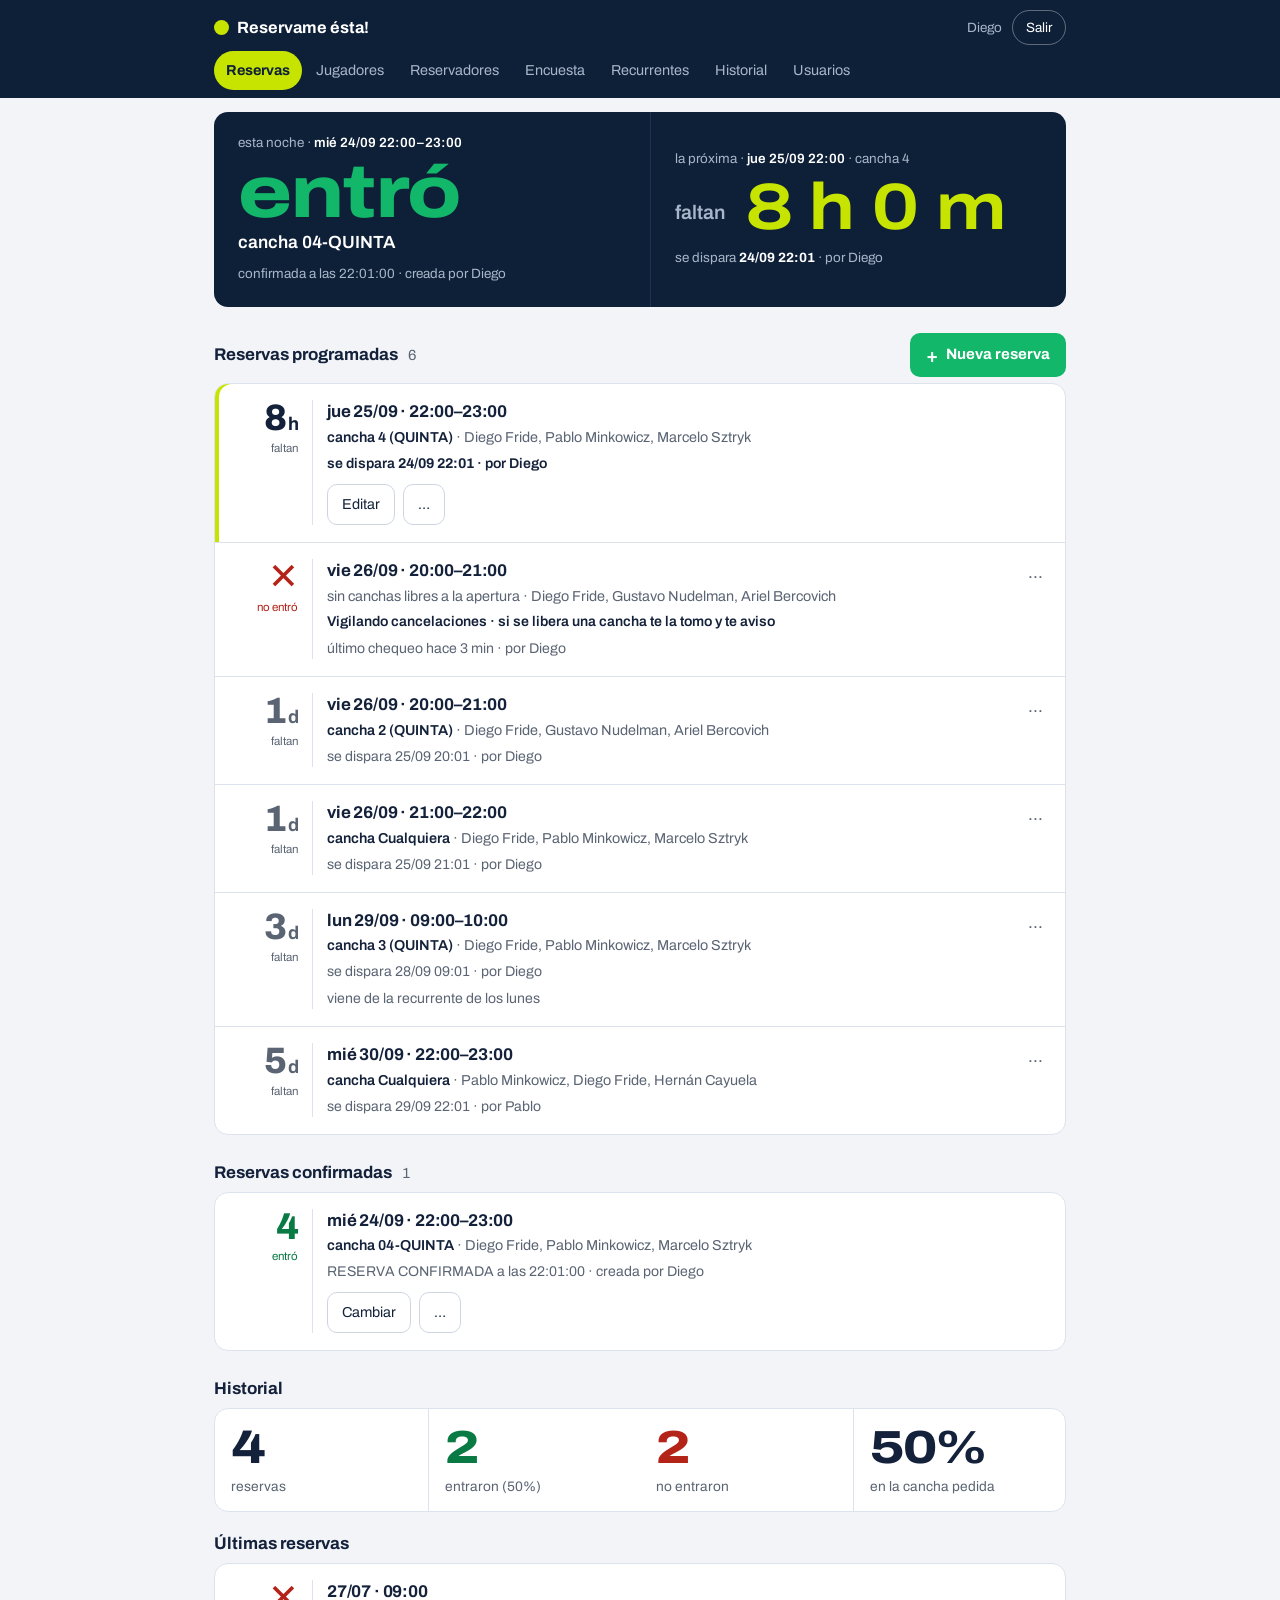
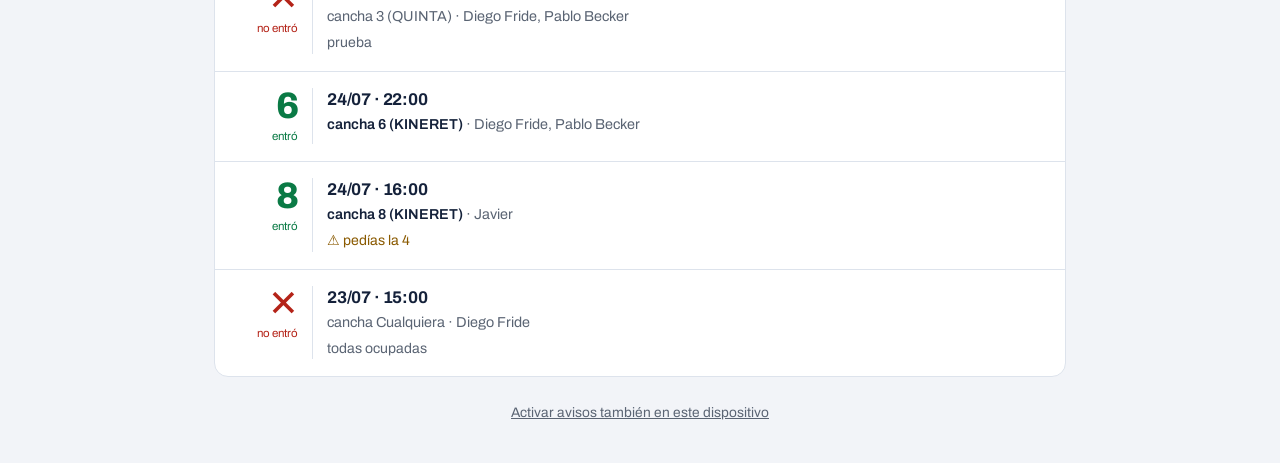
<file: prototipos/rediseno-2026-09/marcador/index.html>
<!DOCTYPE html>
<html lang="es-AR">
<head>
<meta charset="utf-8">
<meta name="viewport" content="width=device-width, initial-scale=1, viewport-fit=cover">
<title>Reservame ésta! — Reservas</title>
<link rel="preconnect" href="https://fonts.googleapis.com">
<link rel="preconnect" href="https://fonts.gstatic.com" crossorigin>
<link href="https://fonts.googleapis.com/css2?family=Archivo:wdth,wght@62..125,400..800&display=swap" rel="stylesheet">
<style>
:root{
  --tablero:#0e2038;      /* navy del marcador y del menu */
  --tablero-2:#1b3352;    /* lineas y separadores dentro del tablero */
  --cal:#f2f4f8;          /* fondo de pagina */
  --papel:#ffffff;
  --entro:#12b76a;        /* verde: entro / accion */
  --entro-t:#0a7a45;      /* verde de texto chico sobre blanco */
  --reloj:#c7e400;        /* lima: SOLO tiempo (cuenta regresiva, pestana activa, foco) */
  --noentro:#b42318;      /* rojo: no entro */
  --tinta:#14213a;
  --tinta-2:#5a6473;
  --linea:#dde3ec;
  --sobre-navy:#a9b6c9;
}
*{box-sizing:border-box}
html{-webkit-text-size-adjust:100%}
body{
  margin:0;background:var(--cal);color:var(--tinta);
  font-family:"Archivo",system-ui,-apple-system,"Segoe UI",Roboto,Arial,sans-serif;
  font-variation-settings:"wdth" 100;
  font-size:16px;line-height:1.45;overflow-wrap:anywhere;
}
h1,h2,h3,p,ul,ol,figure{margin:0}
ul{list-style:none;padding:0}
button,input,select{font:inherit;color:inherit}
.num{font-variant-numeric:tabular-nums;font-feature-settings:"tnum" 1}
.ancho{font-variation-settings:"wdth" 118}
.angosto{font-variation-settings:"wdth" 86}

:focus-visible{outline:3px solid var(--reloj);outline-offset:2px;border-radius:4px}
.navy :focus-visible{outline-color:var(--reloj)}

/* ---------- menu ---------- */
header{background:var(--tablero);color:#fff;position:sticky;top:0;z-index:20}
.barra{display:flex;align-items:center;gap:10px;padding:10px 14px 0;max-width:880px;margin:0 auto}
.marca{display:inline-flex;align-items:center;gap:8px;font-weight:700;font-size:1.02rem;white-space:nowrap}
.pelota{width:15px;height:15px;border-radius:50%;background:var(--reloj);flex:none}
.barra .sp{flex:1}
.quien{color:var(--sobre-navy);font-size:.84rem;white-space:nowrap}
.salir{background:none;border:1px solid rgba(255,255,255,.34);color:#fff;border-radius:999px;padding:7px 13px;font-size:.84rem;cursor:pointer}
nav{max-width:880px;margin:0 auto;display:flex;gap:2px;overflow-x:auto;scrollbar-width:none;padding:6px 14px 8px}
nav::-webkit-scrollbar{display:none}
nav a{
  color:var(--sobre-navy);text-decoration:none;white-space:nowrap;
  padding:9px 12px;border-radius:999px;font-size:.9rem;
}
nav a[aria-current="page"]{background:var(--reloj);color:var(--tablero);font-weight:700}
nav a:hover{color:#fff}
nav a[aria-current="page"]:hover{color:var(--tablero)}

.hoja{max-width:880px;margin:0 auto;padding:0 14px 40px}

/* ---------- tablero: el marcador ---------- */
.tablero{
  background:var(--tablero);color:#fff;border-radius:14px;
  margin:14px 0 26px;overflow:hidden;
  display:grid;grid-template-columns:1fr;
}
.celda{padding:18px 18px 20px}
.celda+.celda{border-top:1px solid var(--tablero-2)}
.rotulo{color:var(--sobre-navy);font-size:.84rem;line-height:1.35}
.rotulo b{color:#fff;font-weight:600}
.veredicto{
  font-weight:800;line-height:.92;letter-spacing:-.02em;
  font-size:clamp(3.2rem,17vw,4.6rem);color:var(--entro);margin:6px 0 2px;
}
.cuenta{
  font-weight:700;line-height:.95;letter-spacing:-.01em;
  font-size:clamp(2.9rem,14vw,4.1rem);color:var(--reloj);margin:8px 0 2px;
}
.cuenta .pref{font-size:.3em;font-weight:600;letter-spacing:0;color:var(--sobre-navy);font-variation-settings:"wdth" 100;vertical-align:.5em;margin-right:.15em}
.donde{font-size:1.1rem;font-weight:600;margin-top:2px}
.pie{color:var(--sobre-navy);font-size:.84rem;margin-top:8px}
.pie .vivo{color:var(--reloj)}

/* ---------- secciones ---------- */
.seccion{margin:0 0 26px}
.cabeza{display:flex;align-items:center;gap:10px;flex-wrap:wrap;padding:0 0 6px}
.cabeza h2{font-size:1.06rem;font-weight:700}
.cabeza .cant{color:var(--tinta-2);font-size:.92rem}
.cabeza .sp{flex:1;min-width:0}

.bloque{background:var(--papel);border:1px solid var(--linea);border-radius:14px}

/* ---------- fila: rail de veredicto + cuerpo ---------- */
.fila{display:grid;grid-template-columns:62px 1fr;gap:0 14px;padding:14px 14px 15px;position:relative}
.fila+.fila{border-top:1px solid var(--linea)}
.fila.proxima{box-shadow:inset 4px 0 0 var(--reloj);border-radius:13px 13px 0 0}
.rail{
  text-align:right;padding-right:14px;border-right:1px solid var(--linea);
  display:flex;flex-direction:column;justify-content:flex-start;align-items:flex-end;min-height:56px;
}
.cifra{font-weight:800;font-size:2.05rem;line-height:1;letter-spacing:-.02em;color:var(--tinta-2)}
.cifra small{font-size:.5em;font-weight:700;margin-left:1px}
.etiq{font-size:.72rem;line-height:1.2;margin-top:5px;color:var(--tinta-2)}
.rail.ok .cifra,.rail.ok .etiq{color:var(--entro-t)}
.rail.mal .cifra,.rail.mal .etiq{color:var(--noentro)}
.rail.urge .cifra{color:var(--tinta)}
.cuando{font-weight:700;font-size:1.06rem;letter-spacing:-.01em}
.meta{color:var(--tinta-2);font-size:.9rem;margin-top:2px}
.meta b{color:var(--tinta);font-weight:600}
.nota{font-size:.88rem;margin-top:6px;color:var(--tinta-2)}
.nota.destaca{color:var(--tinta);font-weight:600}
.nota .rojo{color:var(--noentro)}
.aviso{color:#8a5a00;font-size:.88rem;margin-top:6px}

.mas{
  position:absolute;top:10px;right:10px;width:40px;height:40px;border-radius:10px;
  background:none;border:1px solid transparent;color:var(--tinta-2);cursor:pointer;font-size:1.1rem;line-height:1
}
.mas:hover{background:var(--cal);border-color:var(--linea)}
.acciones{display:flex;gap:8px;margin-top:10px}
.btn-chico{
  background:var(--papel);border:1px solid #cdd5e0;border-radius:10px;
  padding:9px 14px;min-height:40px;font-size:.9rem;cursor:pointer
}
.btn-chico:hover{border-color:#a9b4c4}

/* ---------- nueva reserva ---------- */
details.alta{margin:0}
summary.btn-alta{
  list-style:none;cursor:pointer;display:inline-flex;align-items:center;gap:8px;
  background:var(--entro);color:#fff;font-weight:700;font-size:.94rem;
  border-radius:10px;padding:0 16px;min-height:44px;
}
summary.btn-alta::-webkit-details-marker{display:none}
summary.btn-alta:hover{background:#0fa561}
summary .cruz{font-size:1.2rem;line-height:1}
.alta[open] summary .cruz{transform:rotate(45deg)}
.form{background:var(--papel);border:1px solid var(--linea);border-radius:14px;padding:16px;margin-top:10px}
.campos{display:grid;grid-template-columns:1fr;gap:12px}
.campo label{display:block;font-size:.84rem;color:var(--tinta-2);margin-bottom:4px}
.campo select,.campo input{
  width:100%;min-height:44px;border:1px solid #cdd5e0;border-radius:10px;
  padding:8px 10px;background:var(--papel)
}
.chips{display:flex;flex-wrap:wrap;gap:6px;margin-top:6px}
.chip{background:var(--cal);border:1px solid var(--linea);border-radius:999px;padding:6px 10px;font-size:.86rem}
.chip button{background:none;border:0;cursor:pointer;color:var(--tinta-2);padding:0 0 0 6px}
.form .acciones{margin-top:14px;flex-wrap:wrap}
.btn-verde{background:var(--entro);color:#fff;border:0;border-radius:10px;min-height:44px;padding:0 18px;font-weight:700;cursor:pointer}
.btn-verde:hover{background:#0fa561}
.ayuda{color:var(--tinta-2);font-size:.84rem;margin-top:10px}
.ayuda b{color:var(--tinta)}

/* ---------- historial ---------- */
.marcador-hist{
  display:grid;grid-template-columns:repeat(2,1fr);
  background:var(--papel);border:1px solid var(--linea);border-radius:14px;overflow:hidden
}
.dato{padding:16px 16px 14px;border-top:1px solid var(--linea);border-left:1px solid var(--linea)}
.dato:nth-child(-n+2){border-top:0}
.dato:nth-child(2n+1){border-left:0}
.dato .n{font-weight:800;font-size:2.4rem;line-height:1;letter-spacing:-.02em;display:block}
.dato .r{color:var(--tinta-2);font-size:.86rem;margin-top:6px;display:block}
.dato.v .n{color:var(--entro-t)}
.dato.r-mal .n{color:var(--noentro)}

.cierre{color:var(--tinta-2);font-size:.86rem;text-align:center;margin-top:22px}
.cierre a{color:var(--tinta-2)}

@media (min-width:700px){
  .tablero{grid-template-columns:1.05fr 1fr}
  .celda+.celda{border-top:0;border-left:1px solid var(--tablero-2)}
  .celda{padding:22px 24px 24px;display:flex;flex-direction:column;justify-content:center}
  .fila{grid-template-columns:82px 1fr;padding:16px 16px 17px}
  .cifra{font-size:2.3rem}
  .marcador-hist{grid-template-columns:repeat(4,1fr)}
  .dato{border-top:0;border-left:1px solid var(--linea)}
  .dato:first-child{border-left:0}
  .dato .n{font-size:2.9rem}
}

/* el unico movimiento de la pagina: el tablero se asienta una vez al cargar */
@keyframes asentar{from{opacity:0;transform:translateY(8px)}to{opacity:1;transform:none}}
.tablero{animation:asentar .45s ease-out both}
@media (prefers-reduced-motion:reduce){
  *{animation:none!important;transition:none!important}
}
</style>
</head>
<body>

<header>
  <div class="barra">
    <span class="marca"><span class="pelota" aria-hidden="true"></span>Reservame ésta!</span>
    <span class="sp"></span>
    <span class="quien">Diego</span>
    <button class="salir" type="button">Salir</button>
  </div>
  <nav aria-label="Secciones">
    <a href="#reservas" aria-current="page">Reservas</a>
    <a href="#">Jugadores</a>
    <a href="#">Reservadores</a>
    <a href="#">Encuesta</a>
    <a href="#">Recurrentes</a>
    <a href="#historial">Historial</a>
    <a href="#">Usuarios</a>
  </nav>
</header>

<main class="hoja" id="reservas">

  <!-- ====== EL MARCADOR ====== -->
  <section class="tablero navy" aria-label="Marcador">
    <div class="celda">
      <p class="rotulo">esta noche · <b>mié 24/09 22:00–23:00</b></p>
      <p class="veredicto ancho">entró</p>
      <p class="donde num">cancha 04-QUINTA</p>
      <p class="pie num">confirmada a las 22:01:00 · creada por Diego</p>
    </div>
    <div class="celda">
      <p class="rotulo">la próxima · <b>jue 25/09 22:00</b> · cancha 4</p>
      <p class="cuenta ancho num"><span class="pref">faltan</span> <span id="cuenta">8 h 0 m</span></p>
      <p class="pie num">se dispara <b style="color:#fff">24/09 22:01</b> · por Diego</p>
    </div>
  </section>

  <!-- ====== PROGRAMADAS ====== -->
  <section class="seccion">
    <div class="cabeza">
      <h2>Reservas programadas</h2>
      <span class="cant num">6</span>
      <span class="sp"></span>
      <details class="alta">
        <summary class="btn-alta"><span class="cruz" aria-hidden="true">+</span>Nueva reserva</summary>
      </details>
    </div>

    <div class="form" hidden id="form-fantasma"></div>

    <ul class="bloque" aria-label="Reservas programadas">

      <li class="fila proxima">
        <div class="rail urge">
          <span class="cifra num">8<small>h</small></span>
          <span class="etiq">faltan</span>
        </div>
        <div>
          <p class="cuando num">jue 25/09 · 22:00–23:00</p>
          <p class="meta"><b>cancha 4 (QUINTA)</b> · Diego Fride, Pablo Minkowicz, Marcelo Sztryk</p>
          <p class="nota destaca num">se dispara <b>24/09 22:01</b> · por Diego</p>
          <div class="acciones">
            <button class="btn-chico" type="button">Editar</button>
            <button class="btn-chico" type="button" aria-label="Más acciones">…</button>
          </div>
        </div>
      </li>

      <li class="fila">
        <div class="rail mal">
          <span class="cifra">✕</span>
          <span class="etiq">no entró</span>
        </div>
        <div>
          <p class="cuando num">vie 26/09 · 20:00–21:00</p>
          <p class="meta">sin canchas libres a la apertura · Diego Fride, Gustavo Nudelman, Ariel Bercovich</p>
          <p class="nota destaca">Vigilando cancelaciones · si se libera una cancha te la tomo y te aviso</p>
          <p class="nota num">último chequeo hace 3 min · por Diego</p>
          <button class="mas" type="button" aria-label="Más acciones">…</button>
        </div>
      </li>

      <li class="fila">
        <div class="rail">
          <span class="cifra num">1<small>d</small></span>
          <span class="etiq">faltan</span>
        </div>
        <div>
          <p class="cuando num">vie 26/09 · 20:00–21:00</p>
          <p class="meta"><b>cancha 2 (QUINTA)</b> · Diego Fride, Gustavo Nudelman, Ariel Bercovich</p>
          <p class="nota num">se dispara 25/09 20:01 · por Diego</p>
          <button class="mas" type="button" aria-label="Más acciones">…</button>
        </div>
      </li>

      <li class="fila">
        <div class="rail">
          <span class="cifra num">1<small>d</small></span>
          <span class="etiq">faltan</span>
        </div>
        <div>
          <p class="cuando num">vie 26/09 · 21:00–22:00</p>
          <p class="meta"><b>cancha Cualquiera</b> · Diego Fride, Pablo Minkowicz, Marcelo Sztryk</p>
          <p class="nota num">se dispara 25/09 21:01 · por Diego</p>
          <button class="mas" type="button" aria-label="Más acciones">…</button>
        </div>
      </li>

      <li class="fila">
        <div class="rail">
          <span class="cifra num">3<small>d</small></span>
          <span class="etiq">faltan</span>
        </div>
        <div>
          <p class="cuando num">lun 29/09 · 09:00–10:00</p>
          <p class="meta"><b>cancha 3 (QUINTA)</b> · Diego Fride, Pablo Minkowicz, Marcelo Sztryk</p>
          <p class="nota num">se dispara 28/09 09:01 · por Diego</p>
          <p class="nota">viene de la recurrente de los lunes</p>
          <button class="mas" type="button" aria-label="Más acciones">…</button>
        </div>
      </li>

      <li class="fila">
        <div class="rail">
          <span class="cifra num">5<small>d</small></span>
          <span class="etiq">faltan</span>
        </div>
        <div>
          <p class="cuando num">mié 30/09 · 22:00–23:00</p>
          <p class="meta"><b>cancha Cualquiera</b> · Pablo Minkowicz, Diego Fride, Hernán Cayuela</p>
          <p class="nota num">se dispara 29/09 22:01 · por Pablo</p>
          <button class="mas" type="button" aria-label="Más acciones">…</button>
        </div>
      </li>
    </ul>
  </section>

  <!-- ====== CONFIRMADAS ====== -->
  <section class="seccion">
    <div class="cabeza">
      <h2>Reservas confirmadas</h2>
      <span class="cant num">1</span>
    </div>
    <ul class="bloque" aria-label="Reservas confirmadas">
      <li class="fila">
        <div class="rail ok">
          <span class="cifra num">4</span>
          <span class="etiq">entró</span>
        </div>
        <div>
          <p class="cuando num">mié 24/09 · 22:00–23:00</p>
          <p class="meta"><b>cancha 04-QUINTA</b> · Diego Fride, Pablo Minkowicz, Marcelo Sztryk</p>
          <p class="nota num">RESERVA CONFIRMADA a las 22:01:00 · creada por Diego</p>
          <div class="acciones">
            <button class="btn-chico" type="button">Cambiar</button>
            <button class="btn-chico" type="button" aria-label="Más acciones">…</button>
          </div>
        </div>
      </li>
    </ul>
  </section>

  <!-- ====== HISTORIAL ====== -->
  <section class="seccion" id="historial">
    <div class="cabeza">
      <h2>Historial</h2>
    </div>
    <div class="marcador-hist">
      <div class="dato"><span class="n ancho num">4</span><span class="r">reservas</span></div>
      <div class="dato v"><span class="n ancho num">2</span><span class="r">entraron (50%)</span></div>
      <div class="dato r-mal"><span class="n ancho num">2</span><span class="r">no entraron</span></div>
      <div class="dato"><span class="n ancho num">50%</span><span class="r">en la cancha pedida</span></div>
    </div>

    <div class="cabeza" style="margin-top:20px">
      <h2>Últimas reservas</h2>
    </div>
    <ul class="bloque" aria-label="Últimas reservas">
      <li class="fila">
        <div class="rail mal"><span class="cifra">✕</span><span class="etiq">no entró</span></div>
        <div>
          <p class="cuando num">27/07 · 09:00</p>
          <p class="meta">cancha 3 (QUINTA) · Diego Fride, Pablo Becker</p>
          <p class="nota">prueba</p>
        </div>
      </li>
      <li class="fila">
        <div class="rail ok"><span class="cifra num">6</span><span class="etiq">entró</span></div>
        <div>
          <p class="cuando num">24/07 · 22:00</p>
          <p class="meta"><b>cancha 6 (KINERET)</b> · Diego Fride, Pablo Becker</p>
        </div>
      </li>
      <li class="fila">
        <div class="rail ok"><span class="cifra num">8</span><span class="etiq">entró</span></div>
        <div>
          <p class="cuando num">24/07 · 16:00</p>
          <p class="meta"><b>cancha 8 (KINERET)</b> · Javier</p>
          <p class="aviso">⚠ pedías la 4</p>
        </div>
      </li>
      <li class="fila">
        <div class="rail mal"><span class="cifra">✕</span><span class="etiq">no entró</span></div>
        <div>
          <p class="cuando num">23/07 · 15:00</p>
          <p class="meta">cancha Cualquiera · Diego Fride</p>
          <p class="nota">todas ocupadas</p>
        </div>
      </li>
    </ul>
  </section>

  <p class="cierre"><a href="#">Activar avisos también en este dispositivo</a></p>
</main>

<script>
/* formulario de alta: se dibuja debajo de la cabeza cuando se abre */
(function(){
  var det = document.querySelector('details.alta');
  var caja = document.getElementById('form-fantasma');
  caja.innerHTML = [
    '<div class="campos">',
    '<div class="campo"><label for="f-res">Reservador (jugador 1)</label>',
    '<select id="f-res"><option>Seleccioná el reservador…</option><option selected>Diego Fride</option><option>Pablo Minkowicz</option></select></div>',
    '<div class="campo"><label for="f-fec">Fecha del turno</label><input id="f-fec" type="date" value="2026-09-25"></div>',
    '<div class="campo"><label for="f-hor">Hora (turnos de 1 h)</label>',
    '<select id="f-hor"><option>20:00</option><option>21:00</option><option selected>22:00</option></select></div>',
    '<div class="campo"><label for="f-can">Cancha</label><select id="f-can">',
    '<optgroup label="Cancha específica"><option>1 · QUINTA</option><option selected>4 · QUINTA</option><option>6 · KINERET</option></optgroup>',
    '<optgroup label="Por zona (la primera libre de la zona)"><option>QUINTA</option><option>KINERET</option></optgroup>',
    '<option>Cualquiera libre</option></select></div>',
    '<div class="campo"><label for="f-jug">Jugadores acompañantes (elegí 3) <span class="num">2/3</span></label>',
    '<input id="f-jug" type="search" placeholder="Buscar jugador…">',
    '<div class="chips"><span class="chip">Pablo Minkowicz<button type="button" aria-label="Quitar a Pablo Minkowicz">✕</button></span>',
    '<span class="chip">Marcelo Sztryk<button type="button" aria-label="Quitar a Marcelo Sztryk">✕</button></span></div></div>',
    '</div>',
    '<div class="acciones"><button class="btn-verde" type="button">Programar reserva</button>',
    '<button class="btn-chico" type="button">Reservar ahora</button></div>',
    '<p class="ayuda"><b>Programar:</b> para turnos futuros; se dispara sola a la apertura (turno −24 h +1 min).<br>',
    '<b>Reservar ahora:</b> para turnos del mismo día que ya están abiertos (reserva al instante).</p>'
  ].join('');
  det.addEventListener('toggle', function(){
    caja.hidden = !det.open;
    if (det.open) caja.querySelector('select').focus();
  });
})();

/* cuenta regresiva viva, con los formatos de Diego */
(function(){
  var salida = document.getElementById('cuenta');
  var destino = Date.now() + (8*3600 + 0*60 + 59) * 1000;
  function texto(ms){
    if (ms <= 0) return 'disparando…';
    var s = Math.floor(ms/1000), d = Math.floor(s/86400), h = Math.floor(s%86400/3600),
        m = Math.floor(s%3600/60), g = s%60;
    if (d > 0) return d + ' d ' + h + ' h';
    if (h > 0) return h + ' h ' + m + ' m';
    if (m > 0) return m + ' m ' + g + ' s';
    return g + ' s';
  }
  function tic(){
    var falta = destino - Date.now();
    salida.textContent = texto(falta);
    if (falta < 5*60*1000) salida.style.color = '#ff6a5e';
  }
  tic(); setInterval(tic, 1000);
})();
</script>
</body>
</html>
</file>
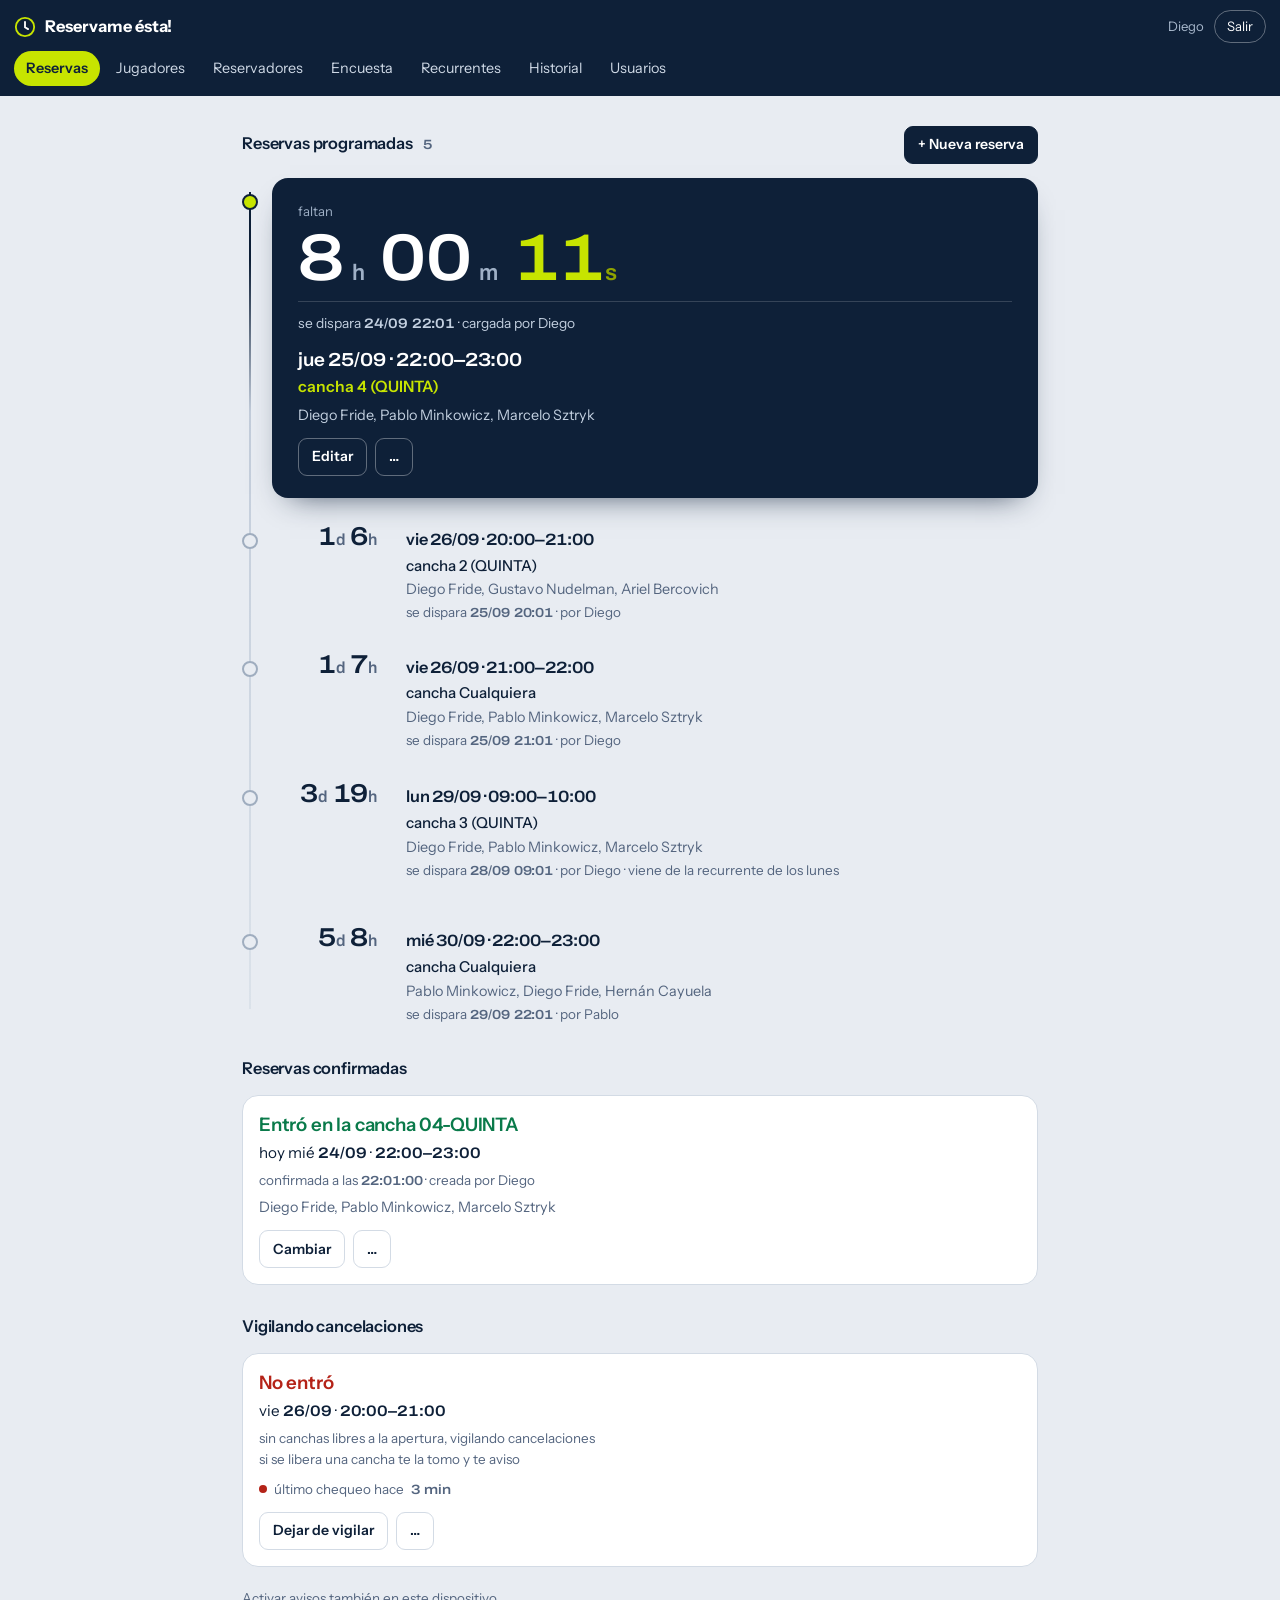
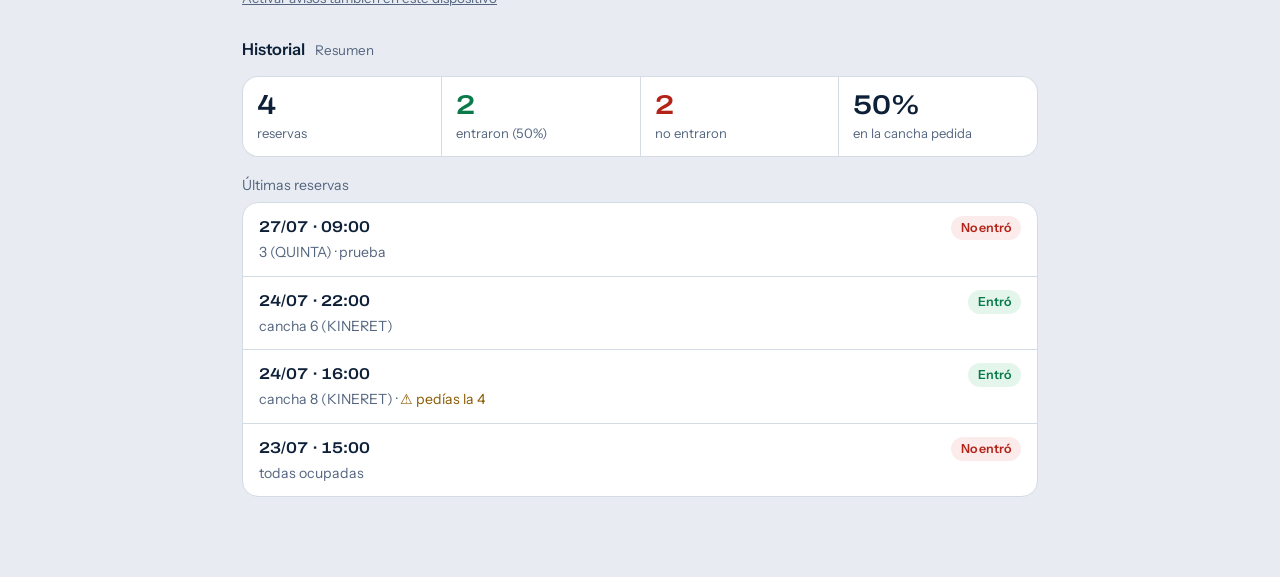
<file: prototipos/rediseno-2026-09/reloj/index.html>
<!doctype html>
<html lang="es-AR">
<head>
<meta charset="utf-8">
<meta name="viewport" content="width=device-width, initial-scale=1, viewport-fit=cover">
<title>Reservame ésta! — panel</title>
<link rel="preconnect" href="https://fonts.googleapis.com">
<link rel="preconnect" href="https://fonts.gstatic.com" crossorigin>
<link href="https://fonts.googleapis.com/css2?family=Archivo:wdth,wght@100..125,400..800&family=Instrument+Sans:wght@400;500;600;700&display=swap" rel="stylesheet">
<style>
:root{
  --navy:#0e2038;          /* tinta y cara del cronómetro */
  --acero:#54657f;         /* dato secundario sobre blanco (AA) */
  --papel:#e8ecf2;         /* fondo */
  --blanco:#ffffff;
  --linea:#d3dbe5;
  --lima:#c7e400;          /* lo que está vivo: sólo sobre navy */
  --verde:#0a7a4a;         /* entró */
  --verde-luz:#12b76a;
  --granate:#b42318;       /* no entró / urgencia */
  --r-panel:16px;
  --r-ctrl:9px;
}
*{box-sizing:border-box}
html{-webkit-text-size-adjust:100%}
body{
  margin:0;background:var(--papel);color:var(--navy);
  font-family:"Instrument Sans",system-ui,-apple-system,"Segoe UI",Roboto,Arial,sans-serif;
  font-size:16px;line-height:1.45;overflow-wrap:anywhere;
}
.num{
  font-family:"Archivo",system-ui,sans-serif;
  font-variation-settings:"wdth" 118,"wght" 600;
  font-variant-numeric:tabular-nums;
  font-feature-settings:"tnum" 1;
  letter-spacing:-.005em;
}
p{margin:0}
a{color:inherit}
:focus-visible{outline:2px solid var(--navy);outline-offset:3px;border-radius:4px}
.sobre-navy :focus-visible{outline-color:var(--lima)}

/* ---------- cabecera ---------- */
header{background:var(--navy);color:#fff;position:sticky;top:0;z-index:20}
.barra{display:flex;align-items:center;gap:10px;padding:10px 14px 8px}
.marca{display:flex;align-items:center;gap:9px;font-weight:700;font-size:1.02rem;white-space:nowrap}
.marca svg{flex:none}
.sp{flex:1}
.quien{font-size:.82rem;color:#a9b9cd;white-space:nowrap}
.salir{font-size:.82rem;text-decoration:none;color:#fff;border:1px solid rgba(255,255,255,.34);
  border-radius:999px;padding:6px 12px;white-space:nowrap}
.salir:hover{background:rgba(255,255,255,.12)}
nav{display:flex;gap:4px;overflow-x:auto;scrollbar-width:none;padding:0 14px 10px}
nav::-webkit-scrollbar{display:none}
nav a{white-space:nowrap;text-decoration:none;color:#cfd9e6;font-size:.9rem;padding:7px 12px;border-radius:999px}
nav a:hover{background:rgba(255,255,255,.1);color:#fff}
nav a[aria-current]{background:var(--lima);color:var(--navy);font-weight:600}
nav.desborda{-webkit-mask-image:linear-gradient(90deg,#000 88%,transparent);mask-image:linear-gradient(90deg,#000 88%,transparent)}

.wrap{max-width:840px;margin:0 auto;padding:18px 14px 60px}

/* ---------- encabezado de sección ---------- */
.seccion{margin-top:30px}
.seccion:first-child{margin-top:4px}
.sec-top{display:flex;align-items:baseline;gap:10px;margin-bottom:14px}
.sec-top h2{font-size:1.02rem;margin:0;font-weight:600;letter-spacing:-.01em}
.cuenta{font-size:.84rem;color:var(--acero)}
.btn{font:inherit;font-size:.88rem;font-weight:600;border-radius:var(--r-ctrl);
  border:1px solid var(--linea);background:var(--blanco);color:var(--navy);
  padding:8px 13px;cursor:pointer;line-height:1.2;min-height:38px}
.btn:hover{border-color:#aab6c6}
.btn.fuerte{background:var(--navy);border-color:var(--navy);color:#fff}
.btn.fuerte:hover{background:#17304f}
.btn.peligro{color:var(--granate)}
.acciones{display:flex;gap:8px;margin-top:12px;flex-wrap:wrap}

/* ---------- la vía ---------- */
.via{position:relative;padding-left:24px}
.via::before{content:"";position:absolute;left:5px;top:14px;bottom:18px;width:2px;
  background:linear-gradient(180deg,var(--navy) 0 68px,#c2ccda 220px,#dbe2ea)}
.nodo{position:relative;margin-bottom:var(--sep,18px)}
.nodo::before{content:"";position:absolute;left:-24px;top:9px;width:12px;height:12px;border-radius:50%;
  background:var(--papel);border:2px solid #9fadbf}
.nodo.primero::before{background:var(--lima);border-color:var(--navy);top:16px}

/* ---------- cronómetro (héroe) ---------- */
.cronometro{background:var(--navy);color:#fff;border-radius:var(--r-panel);padding:18px 18px 16px;
  box-shadow:0 14px 30px -18px rgba(14,32,56,.85)}
.cronometro .falta{font-size:.82rem;color:#9fb0c6;margin-bottom:4px}
.reloj{display:flex;align-items:baseline;gap:.12em;flex-wrap:wrap;
  font-size:clamp(40px,11.4vw,64px);line-height:1;margin:2px 0 10px}
.reloj .u{font-size:.34em;color:#9fb0c6;font-variation-settings:"wdth" 100,"wght" 600;margin-right:.35em}
.reloj .seg{color:var(--lima)}
.reloj .seg .u{color:#8fa300}
.disparo{font-size:.86rem;color:#c3d0e0;border-top:1px solid rgba(255,255,255,.16);padding-top:12px}
.turno{font-size:1.18rem;font-weight:600;margin-top:12px;letter-spacing:-.01em}
.cancha-h{color:var(--lima);font-weight:600;font-size:.98rem;margin-top:3px}
.gente-h{color:#c3d0e0;font-size:.9rem;margin-top:6px}
.cronometro .btn{background:transparent;color:#fff;border-color:rgba(255,255,255,.34)}
.cronometro .btn:hover{background:rgba(255,255,255,.12)}

/* ---------- fila de reserva ---------- */
.fila{display:grid;gap:3px 16px}
.cd{font-size:1.62rem;line-height:1;color:var(--navy);margin-bottom:5px}
.cd .u{font-size:.62em;color:var(--acero);font-variation-settings:"wdth" 100,"wght" 600;margin-right:.3em}
.fila h3{margin:0;font-size:1.02rem;font-weight:600;letter-spacing:-.01em}
.cancha{font-size:.94rem;color:var(--navy);font-weight:500}
.gente{font-size:.9rem;color:var(--acero)}
.nota{font-size:.84rem;color:var(--acero)}
.nota .num{font-size:.98em}

/* ---------- tarjetas de resultado ---------- */
.ficha{background:var(--blanco);border:1px solid var(--linea);border-radius:var(--r-panel);padding:16px}
.ficha .gente{margin-top:7px}
.ficha .nota+.nota{margin-top:2px}
.titular{font-size:1.16rem;font-weight:600;letter-spacing:-.01em}
.titular.ok{color:var(--verde)}
.titular.no{color:var(--granate)}
.sub{font-size:.95rem;margin:3px 0 7px}
.pulso{display:inline-flex;align-items:center;gap:7px;font-size:.84rem;color:var(--acero);margin-top:10px}
.pulso i{width:8px;height:8px;border-radius:50%;background:var(--granate);flex:none}

/* ---------- historial ---------- */
.cifras{display:grid;grid-template-columns:repeat(2,1fr);gap:1px;background:var(--linea);
  border:1px solid var(--linea);border-radius:var(--r-panel);overflow:hidden}
.cifra{background:var(--blanco);padding:14px 14px 12px}
.cifra b{display:block;font-size:1.7rem;line-height:1.1}
.cifra span{font-size:.82rem;color:var(--acero)}
.cifra.ok b{color:var(--verde)}
.cifra.no b{color:var(--granate)}
.sub-lista{font-size:.88rem;color:var(--acero);margin-top:18px}
.hist{background:var(--blanco);border:1px solid var(--linea);border-radius:var(--r-panel);margin:7px 0 0;padding:0}
.hist li{list-style:none;padding:13px 16px;border-top:1px solid var(--linea);
  display:grid;grid-template-columns:1fr auto;gap:2px 12px;align-items:baseline}
.hist li:first-child{border-top:0}
.hist .cuando{font-size:.98rem;font-weight:600}
.hist .detalle{font-size:.88rem;color:var(--acero);grid-column:1/-1}
.chip{font-size:.78rem;font-weight:600;border-radius:999px;padding:3px 10px;white-space:nowrap}
.chip.si{color:var(--verde);background:#e4f6ec}
.chip.no{color:var(--granate);background:#fbeceb}
.ojo{color:#8a5a00}
.pie{font-size:.84rem;color:var(--acero);margin-top:22px}
.pie a{color:var(--acero)}

@media (min-width:760px){
  .wrap{padding:26px 22px 80px}
  .via{padding-left:30px}
  .via::before{left:7px}
  .nodo::before{left:-30px}
  .fila{grid-template-columns:118px 1fr;align-items:baseline}
  .fila .cd{grid-row:1/span 5;text-align:right;padding-right:8px;font-size:1.62rem;margin-bottom:0}
  .reloj{font-size:66px}
  .cifras{grid-template-columns:repeat(4,1fr)}
  .cronometro{padding:24px 26px 22px}
}
@media (prefers-reduced-motion:reduce){*{transition:none!important;animation:none!important}}
</style>
</head>
<body>

<header>
  <div class="barra sobre-navy">
    <span class="marca">
      <svg width="22" height="22" viewBox="0 0 24 24" fill="none" aria-hidden="true">
        <circle cx="12" cy="12" r="10" stroke="#c7e400" stroke-width="2"/>
        <path d="M12 6.4v5.9l3.4 2" stroke="#fff" stroke-width="2" stroke-linecap="round"/>
      </svg>
      Reservame ésta!
    </span>
    <span class="sp"></span>
    <span class="quien">Diego</span>
    <a class="salir" href="#">Salir</a>
  </div>
  <nav class="sobre-navy" aria-label="Secciones del panel">
    <a href="#" aria-current="page">Reservas</a>
    <a href="#">Jugadores</a>
    <a href="#">Reservadores</a>
    <a href="#">Encuesta</a>
    <a href="#">Recurrentes</a>
    <a href="#">Historial</a>
    <a href="#">Usuarios</a>
  </nav>
</header>

<main class="wrap">

  <!-- ============ PROGRAMADAS ============ -->
  <section class="seccion" aria-labelledby="h-prog">
    <div class="sec-top">
      <h2 id="h-prog">Reservas programadas</h2>
      <span class="cuenta num">5</span>
      <span class="sp"></span>
      <button class="btn fuerte" type="button">+ Nueva reserva</button>
    </div>

    <div class="via">

      <!-- HÉROE -->
      <article class="nodo primero" style="--sep:26px">
        <div class="cronometro sobre-navy">
          <p class="falta">faltan</p>
          <p class="reloj num" id="reloj" aria-live="off">
            <span id="h">8</span><span class="u">h</span><span id="m">00</span><span class="u">m</span><span class="seg"><span id="s">12</span><span class="u">s</span></span>
          </p>
          <p class="disparo">se dispara <span class="num">24/09 22:01</span> · cargada por Diego</p>
          <p class="turno">jue <span class="num">25/09</span> · <span class="num">22:00–23:00</span></p>
          <p class="cancha-h">cancha 4 (QUINTA)</p>
          <p class="gente-h">Diego Fride, Pablo Minkowicz, Marcelo Sztryk</p>
          <div class="acciones">
            <button class="btn" type="button">Editar</button>
            <button class="btn" type="button" aria-label="Más acciones">…</button>
          </div>
        </div>
      </article>

      <article class="nodo" style="--sep:26px">
        <div class="fila">
          <p class="cd num">1<span class="u">d</span>6<span class="u">h</span></p>
          <h3>vie <span class="num">26/09</span> · <span class="num">20:00–21:00</span></h3>
          <p class="cancha">cancha 2 (QUINTA)</p>
          <p class="gente">Diego Fride, Gustavo Nudelman, Ariel Bercovich</p>
          <p class="nota">se dispara <span class="num">25/09 20:01</span> · por Diego</p>
        </div>
      </article>

      <article class="nodo" style="--sep:28px">
        <div class="fila">
          <p class="cd num">1<span class="u">d</span>7<span class="u">h</span></p>
          <h3>vie <span class="num">26/09</span> · <span class="num">21:00–22:00</span></h3>
          <p class="cancha">cancha Cualquiera</p>
          <p class="gente">Diego Fride, Pablo Minkowicz, Marcelo Sztryk</p>
          <p class="nota">se dispara <span class="num">25/09 21:01</span> · por Diego</p>
        </div>
      </article>

      <article class="nodo" style="--sep:42px">
        <div class="fila">
          <p class="cd num">3<span class="u">d</span>19<span class="u">h</span></p>
          <h3>lun <span class="num">29/09</span> · <span class="num">09:00–10:00</span></h3>
          <p class="cancha">cancha 3 (QUINTA)</p>
          <p class="gente">Diego Fride, Pablo Minkowicz, Marcelo Sztryk</p>
          <p class="nota">se dispara <span class="num">28/09 09:01</span> · por Diego · viene de la recurrente de los lunes</p>
        </div>
      </article>

      <article class="nodo" style="--sep:0">
        <div class="fila">
          <p class="cd num">5<span class="u">d</span>8<span class="u">h</span></p>
          <h3>mié <span class="num">30/09</span> · <span class="num">22:00–23:00</span></h3>
          <p class="cancha">cancha Cualquiera</p>
          <p class="gente">Pablo Minkowicz, Diego Fride, Hernán Cayuela</p>
          <p class="nota">se dispara <span class="num">29/09 22:01</span> · por Pablo</p>
        </div>
      </article>

    </div>
  </section>

  <!-- ============ CONFIRMADAS ============ -->
  <section class="seccion" aria-labelledby="h-conf">
    <div class="sec-top"><h2 id="h-conf">Reservas confirmadas</h2></div>
    <article class="ficha">
      <p class="titular ok">Entró en la cancha 04-QUINTA</p>
      <p class="sub">hoy mié <span class="num">24/09</span> · <span class="num">22:00–23:00</span></p>
      <p class="nota">confirmada a las <span class="num">22:01:00</span> · creada por Diego</p>
      <p class="gente">Diego Fride, Pablo Minkowicz, Marcelo Sztryk</p>
      <div class="acciones">
        <button class="btn" type="button">Cambiar</button>
        <button class="btn" type="button" aria-label="Más acciones">…</button>
      </div>
    </article>
  </section>

  <!-- ============ VIGILANDO ============ -->
  <section class="seccion" aria-labelledby="h-vig">
    <div class="sec-top"><h2 id="h-vig">Vigilando cancelaciones</h2></div>
    <article class="ficha">
      <p class="titular no">No entró</p>
      <p class="sub">vie <span class="num">26/09</span> · <span class="num">20:00–21:00</span></p>
      <p class="nota">sin canchas libres a la apertura, vigilando cancelaciones</p>
      <p class="nota">si se libera una cancha te la tomo y te aviso</p>
      <p class="pulso"><i aria-hidden="true"></i>último chequeo hace <span class="num">3 min</span></p>
      <div class="acciones">
        <button class="btn" type="button">Dejar de vigilar</button>
        <button class="btn" type="button" aria-label="Más acciones">…</button>
      </div>
    </article>
    <p class="pie"><a href="#">Activar avisos también en este dispositivo</a></p>
  </section>

  <!-- ============ HISTORIAL ============ -->
  <section class="seccion" aria-labelledby="h-hist">
    <div class="sec-top"><h2 id="h-hist">Historial</h2><span class="cuenta">Resumen</span></div>
    <div class="cifras">
      <div class="cifra"><b class="num">4</b><span>reservas</span></div>
      <div class="cifra ok"><b class="num">2</b><span>entraron (50%)</span></div>
      <div class="cifra no"><b class="num">2</b><span>no entraron</span></div>
      <div class="cifra"><b class="num">50%</b><span>en la cancha pedida</span></div>
    </div>

    <p class="sub-lista">Últimas reservas</p>
    <ul class="hist">
      <li>
        <span class="cuando num">27/07 · 09:00</span><span class="chip no">No entró</span>
        <span class="detalle">3 (QUINTA) · prueba</span>
      </li>
      <li>
        <span class="cuando num">24/07 · 22:00</span><span class="chip si">Entró</span>
        <span class="detalle">cancha 6 (KINERET)</span>
      </li>
      <li>
        <span class="cuando num">24/07 · 16:00</span><span class="chip si">Entró</span>
        <span class="detalle">cancha 8 (KINERET) · <span class="ojo">⚠ pedías la 4</span></span>
      </li>
      <li>
        <span class="cuando num">23/07 · 15:00</span><span class="chip no">No entró</span>
        <span class="detalle">todas ocupadas</span>
      </li>
    </ul>
  </section>

</main>

<script>
(function(){var n=document.querySelector('nav');
  if(n && n.scrollWidth > n.clientWidth) n.classList.add('desborda');})();
// único movimiento de la página: los segundos del próximo disparo.
(function(){
  var total = 8*3600 + 0*60 + 12;            // faltan 8 h 0 m 12 s
  var h=document.getElementById('h'), m=document.getElementById('m'), s=document.getElementById('s');
  function dos(n){return n<10?'0'+n:''+n;}
  function pintar(){
    if(total<0) total=0;
    h.textContent = Math.floor(total/3600);
    m.textContent = dos(Math.floor(total/60)%60);
    s.textContent = dos(total%60);
  }
  pintar();
  setInterval(function(){ total--; pintar(); }, 1000);
})();
</script>
</body>
</html>
</file>
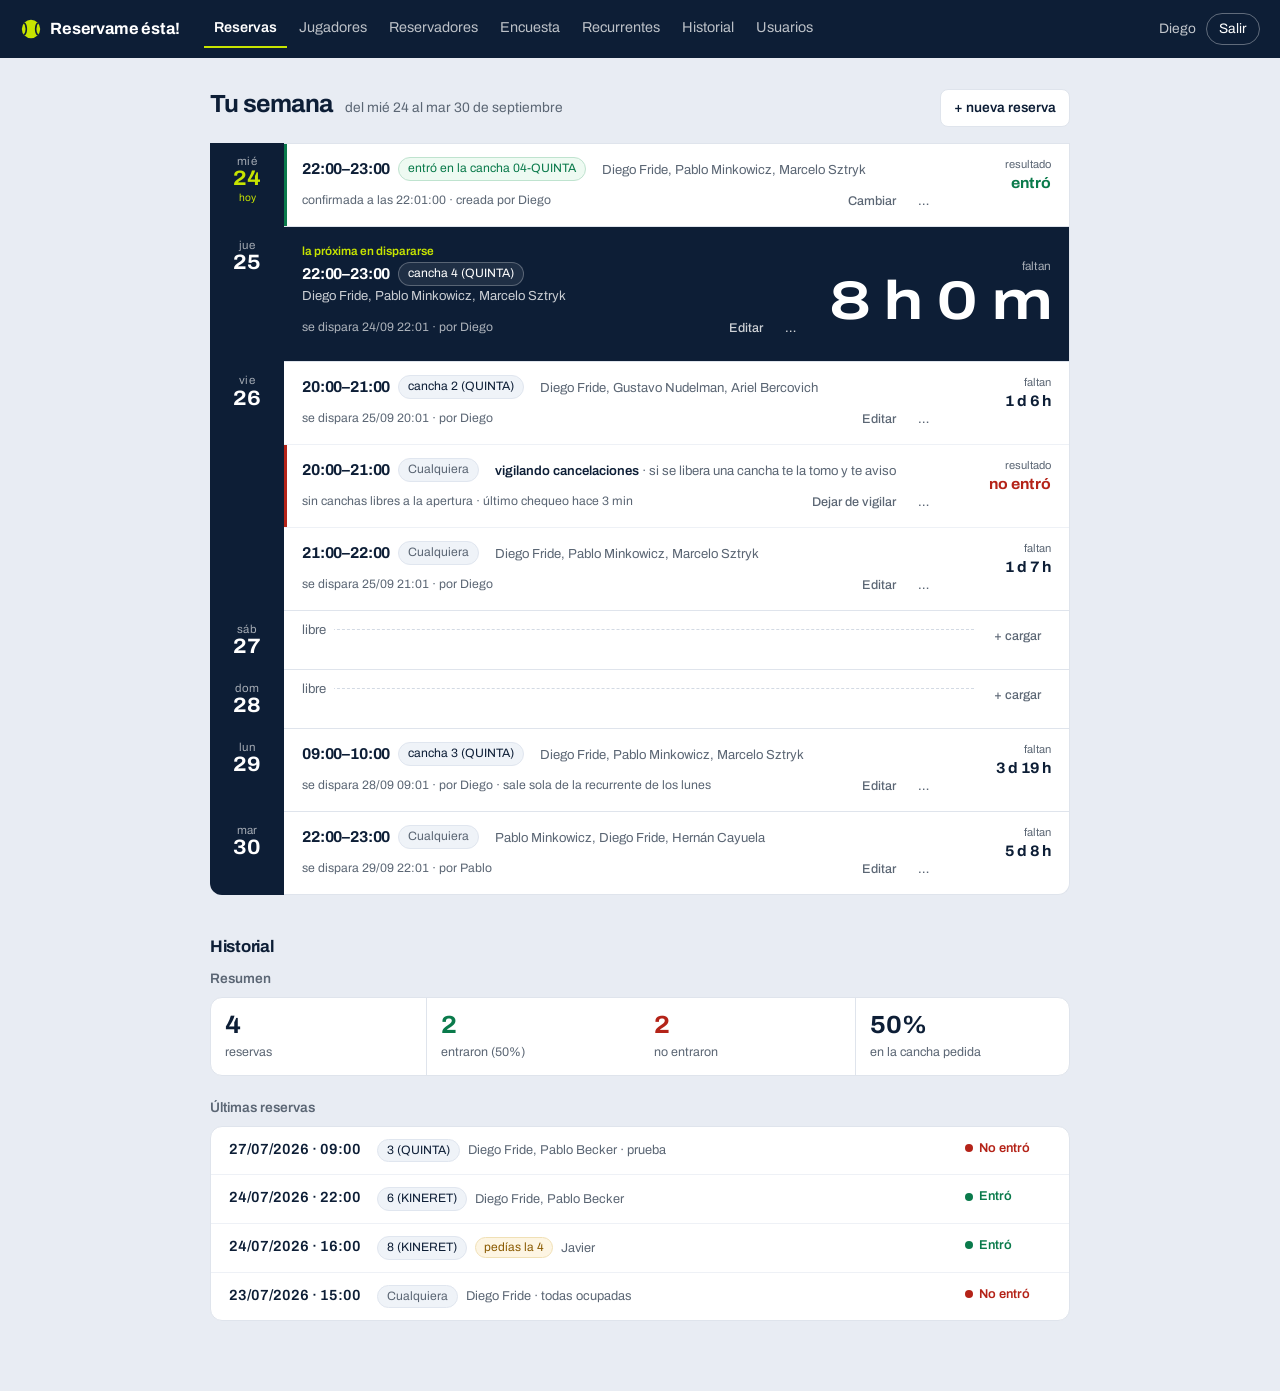
<file: prototipos/rediseno-2026-09/semana/index.html>
<!doctype html>
<html lang="es-AR">
<head>
<meta charset="utf-8">
<meta name="viewport" content="width=device-width, initial-scale=1, viewport-fit=cover">
<title>Reservame ésta! — tu semana</title>
<link rel="preconnect" href="https://fonts.googleapis.com">
<link rel="preconnect" href="https://fonts.gstatic.com" crossorigin>
<link href="https://fonts.googleapis.com/css2?family=Archivo:wdth,wght@62..125,400..800&display=swap" rel="stylesheet">
<style>
/* ============================================================
   Reservame ésta! — dirección "semana"
   La pantalla es la semana de pádel: un espinazo de días a la
   izquierda, una canaleta de "cuánto falta" a la derecha, y el
   turno flotando entre las dos. Los días libres también se dibujan.
   ============================================================ */

:root{
  --noche:#0d1e36;      /* espinazo de la semana, texto fuerte */
  --noche-2:#1b3556;    /* bloques y filetes sobre navy */
  --cemento:#e8ecf3;    /* fondo de página */
  --blanco:#ffffff;     /* superficie de los turnos */
  --lima:#c7e400;       /* AHORA: hoy y la próxima en dispararse */
  --entro:#0a7a4b;      /* entró */
  --fallo:#b42318;      /* no entró */
  --tinta:#17202e;
  --gris:#5b6674;       /* AA sobre blanco y sobre cemento */
  --linea:#dfe4ec;
  --rail:56px;
}

*{box-sizing:border-box}
html{-webkit-text-size-adjust:100%}
body{
  margin:0; background:var(--cemento); color:var(--tinta);
  font-family:"Archivo",system-ui,-apple-system,"Segoe UI",Roboto,Arial,sans-serif;
  font-size:16px; line-height:1.45; overflow-wrap:anywhere;
}
.num{font-variant-numeric:tabular-nums; font-feature-settings:"tnum" 1}

:focus-visible{
  outline:2px solid var(--noche); outline-offset:2px;
  box-shadow:0 0 0 5px rgba(199,228,0,.65); border-radius:6px;
}

/* ---------- barra ---------- */
.barra{
  background:var(--noche); color:#fff; position:sticky; top:0; z-index:40;
  display:flex; align-items:center; gap:10px; padding:9px 14px; flex-wrap:wrap;
}
.marca{display:inline-flex; align-items:center; gap:8px; font-weight:700; font-size:1.02rem;
  color:#fff; text-decoration:none; white-space:nowrap; letter-spacing:-.01em}
.marca svg{width:22px; height:22px; flex:none}
.barra nav{display:flex; gap:2px; overflow-x:auto; scrollbar-width:none; min-width:0; flex:1 1 100%; order:3;
  margin:0 -14px; padding:2px 14px 0}
.barra nav::-webkit-scrollbar{display:none}
.barra nav a{
  color:#fff; text-decoration:none; font-size:.9rem; padding:7px 10px 8px; white-space:nowrap;
  opacity:.72; border-bottom:2px solid transparent; border-radius:6px 6px 0 0;
}
.barra nav a:hover{opacity:1}
.barra nav a[aria-current]{opacity:1; font-weight:600; border-bottom-color:var(--lima)}
.yo{margin-left:auto; display:flex; align-items:center; gap:10px; font-size:.86rem}
.yo .quien{opacity:.75}
.yo .salir{color:#fff; text-decoration:none; border:1px solid rgba(255,255,255,.34);
  border-radius:999px; padding:5px 12px}
.yo .salir:hover{background:rgba(255,255,255,.12)}

/* ---------- contenedor ---------- */
main{max-width:900px; margin:0 auto; padding:16px 14px 56px}
section + section{margin-top:40px}

/* ---------- cabecera de la semana ---------- */
.cab{display:flex; align-items:baseline; flex-wrap:wrap; gap:4px 12px; margin:0 0 12px}
.cab h1{margin:0; font-size:1.32rem; font-weight:700; letter-spacing:-.02em; color:var(--noche)}
.cab .rango{font-size:.86rem; color:var(--gris); flex:1 1 auto}
.b{
  font:inherit; font-size:.86rem; font-weight:600; cursor:pointer;
  background:#fff; color:var(--noche); border:1px solid var(--linea);
  border-radius:8px; padding:8px 13px; min-height:36px;
  display:inline-flex; align-items:center; gap:6px; text-decoration:none;
}
.b:hover{border-color:var(--noche)}
.b.fuerte{background:var(--noche); color:#fff; border-color:var(--noche); min-height:44px; padding:11px 18px; font-size:.95rem}
.b.fuerte:hover{background:var(--noche-2)}
.b.chico{min-height:28px; padding:4px 9px; font-size:.79rem; font-weight:500; color:var(--gris); border-color:transparent; background:transparent}
.b.chico:hover{color:var(--noche); border-color:var(--linea); background:#fff}

/* ---------- formulario nueva reserva ---------- */
#formnueva{background:#fff; border:1px solid var(--linea); border-radius:12px; padding:16px; margin-bottom:14px}
#formnueva h2{margin:0 0 10px; font-size:1rem; color:var(--noche)}
.campos{display:grid; grid-template-columns:repeat(auto-fit,minmax(150px,1fr)); gap:10px 12px}
label{display:block; font-size:.76rem; font-weight:600; color:var(--gris); margin:0 0 4px}
input,select{width:100%; min-height:42px; padding:9px 10px; font:inherit; font-size:.94rem;
  border:1px solid #cdd4de; border-radius:8px; background:#fff; color:var(--tinta)}
.chips{display:flex; flex-wrap:wrap; gap:6px; margin:4px 0 0}
.chipj{display:inline-flex; align-items:center; gap:6px; font-size:.84rem; padding:5px 10px;
  border:1px solid #bfe3cf; background:#eefaf2; color:var(--entro); border-radius:999px; min-height:32px}
.cuenta{font-weight:700; color:var(--noche)}
.warn{margin:12px 0 0; font-size:.84rem; color:#8a5a00; background:#fdf5e3; border:1px solid #f0e0b5;
  border-radius:8px; padding:9px 11px}
.acciones-form{display:flex; flex-wrap:wrap; gap:8px; margin-top:14px; align-items:center}
.ayuda{font-size:.79rem; color:var(--gris); margin:10px 0 0; line-height:1.5}

/* ============ LA SEMANA ============ */
.semana{position:relative; margin:0}
.dia{display:grid; grid-template-columns:var(--rail) minmax(0,1fr); align-items:stretch}
.rail{
  background:var(--noche); color:#fff; padding:12px 0 12px; text-align:center;
  display:flex; flex-direction:column; align-items:center; gap:1px; line-height:1.05;
}
.dia:first-child .rail{border-radius:12px 0 0 0}
.dia:last-child .rail{border-radius:0 0 0 12px}
.rail .dow{font-size:.72rem; opacity:.62; letter-spacing:.01em}
.rail .dnum{font-size:1.3rem; font-weight:700; font-variation-settings:"wdth" 108}
.dia.hoy .rail .dnum{color:var(--lima)}
.rail .hoy-lbl{font-size:.64rem; color:var(--lima); margin-top:2px}

.dcont{background:var(--blanco); border:1px solid var(--linea); border-left:0; padding:0}
.dia:first-child .dcont{border-radius:0 12px 0 0}
.dia:last-child .dcont{border-radius:0 0 12px 0}
.dia + .dia .dcont{border-top:0}

/* --- un turno --- */
.turno{
  position:relative; display:grid; grid-template-columns:minmax(0,1fr) auto;
  gap:1px 10px; padding:12px 13px 10px;
}
.turno + .turno{border-top:1px solid #eef1f6}
.t-top{grid-column:1; display:flex; flex-wrap:wrap; align-items:center; gap:5px 8px}
.hora{font-size:.98rem; font-weight:700; color:var(--noche); letter-spacing:-.01em}
.cancha{font-size:.76rem; color:var(--noche); background:#eff3f8; border:1px solid #e0e6ef;
  border-radius:999px; padding:2px 9px; white-space:nowrap}
.cancha.libre-cualq{color:var(--gris)}
.t-jug{grid-column:1; font-size:.82rem; color:var(--gris); margin-top:2px}
.t-pie{grid-column:1; display:flex; flex-wrap:wrap; align-items:center; justify-content:space-between;
  gap:4px 10px; margin-top:5px}
.nota{font-size:.765rem; color:var(--gris)}
.nota b{color:var(--noche); font-weight:600}
.t-est{grid-column:2; grid-row:1 / span 3; text-align:right; align-self:start; padding-top:1px; white-space:nowrap}
.t-est .lbl{display:block; font-size:.7rem; color:var(--gris); line-height:1.2}
.t-est .val{display:block; font-size:.95rem; font-weight:700; color:var(--noche); font-variation-settings:"wdth" 104}
.t-est .val.ok{color:var(--entro)}
.t-est .val.no{color:var(--fallo)}
.acc{display:flex; gap:2px; align-items:center}

/* --- el turno que ganó --- */
.turno.gano{box-shadow:inset 3px 0 0 var(--entro)}
.turno.gano .cancha{background:#eefaf2; border-color:#bfe3cf; color:var(--entro)}

/* --- el turno que está vigilando --- */
.turno.vigila{box-shadow:inset 3px 0 0 var(--fallo)}
.ojo{color:var(--noche); font-weight:600}

/* --- LA PRÓXIMA: el único lugar ruidoso --- */
.prox{display:block; padding:0}
.prox .caja{
  background:var(--noche); color:#fff; margin:0;
  padding:12px 13px 11px; display:grid; grid-template-columns:minmax(0,1fr); gap:2px;
}
.prox .rotulo{color:var(--lima); font-size:.74rem; font-weight:600}
.prox .reloj{text-align:right; margin:-2px 0 6px}
.prox .reloj .lbl{display:block; font-size:.74rem; color:rgba(255,255,255,.64); line-height:1}
.prox .reloj .val{
  display:block; font-size:2.7rem; font-weight:700; line-height:1.02; color:#fff;
  font-variation-settings:"wdth" 122; letter-spacing:-.015em;
}
.prox .hora{color:#fff}
.prox .cancha{background:rgba(255,255,255,.08); border-color:rgba(255,255,255,.26); color:#fff}
.prox .t-jug{color:rgba(255,255,255,.78)}
.prox .nota{color:rgba(255,255,255,.66)}
.prox .nota b{color:#fff}
.prox .b.chico{color:rgba(255,255,255,.8)}
.prox .b.chico:hover{color:var(--noche); background:var(--lima); border-color:var(--lima)}
.prox .t-pie{margin-top:9px}

/* --- día libre --- */
.libre{display:flex; align-items:center; gap:10px; padding:9px 13px; min-height:46px}
.libre .txt{font-size:.82rem; color:var(--gris); flex:1 1 auto;
  border-top:1px dashed #d3dae4; padding-top:0; line-height:1}
.libre .txt span{background:var(--blanco); padding-right:8px; position:relative; top:-.55em}

/* ============ HISTORIAL ============ */
h2.tit{margin:0 0 10px; font-size:1.05rem; font-weight:700; color:var(--noche); letter-spacing:-.015em}
h3.sub{margin:22px 0 8px; font-size:.86rem; font-weight:600; color:var(--gris)}
.resumen{display:grid; grid-template-columns:repeat(2,1fr); background:#fff;
  border:1px solid var(--linea); border-radius:12px; overflow:hidden}
.resumen div{padding:13px 14px; border-top:1px solid var(--linea); border-left:1px solid var(--linea)}
.resumen div:nth-child(-n+2){border-top:0}
.resumen div:nth-child(odd){border-left:0}
.resumen b{display:block; font-size:1.55rem; font-weight:700; color:var(--noche); line-height:1.1;
  font-variation-settings:"wdth" 106}
.resumen .ok b{color:var(--entro)}
.resumen .no b{color:var(--fallo)}
.resumen small{font-size:.78rem; color:var(--gris)}

.hist{background:#fff; border:1px solid var(--linea); border-radius:12px; overflow:hidden}
.hfila{display:grid; grid-template-columns:minmax(0,1fr) auto; gap:2px 10px; padding:11px 14px}
.hfila + .hfila{border-top:1px solid #eef1f6}
.hfila .cuando{font-size:.92rem; font-weight:600; color:var(--noche)}
.hfila .det{grid-column:1; font-size:.8rem; color:var(--gris); display:flex; flex-wrap:wrap; gap:4px 8px; align-items:center}
.marca-est{grid-column:2; grid-row:1 / span 2; align-self:start; font-size:.8rem; font-weight:600; white-space:nowrap;
  display:inline-flex; align-items:center; gap:6px}
.marca-est::before{content:""; width:8px; height:8px; border-radius:50%; background:currentColor}
.marca-est.ok{color:var(--entro)}
.marca-est.no{color:var(--fallo)}
.pedias{color:#8a5a00; background:#fdf5e3; border:1px solid #f0e0b5; border-radius:999px; padding:1px 8px; font-size:.75rem}

/* ---------- menú "…" de fila ---------- */
details.menu{position:static}
details.menu > summary{list-style:none; cursor:pointer}
details.menu > summary::-webkit-details-marker{display:none}
details.menu[open] > .panel{
  display:flex; flex-direction:column; gap:2px; position:absolute; right:10px; top:calc(100% - 6px);
  z-index:20; min-width:196px; max-width:calc(100% - 20px);
  background:#fff; border:1px solid #cdd4de; border-radius:10px; padding:6px;
  box-shadow:0 12px 28px rgba(13,30,54,.18);
}
.panel{display:none}
.panel button{font:inherit; font-size:.85rem; text-align:left; background:none; border:0; color:var(--tinta);
  padding:8px 9px; border-radius:6px; cursor:pointer; min-height:36px}
.panel button:hover{background:#f2f5f9}
.panel button.rojo{color:var(--fallo)}

/* ---------- el único movimiento orquestado: se dibuja el espinazo ---------- */
.telon{position:absolute; left:0; top:0; bottom:0; width:var(--rail); background:var(--cemento);
  transform-origin:bottom; animation:baja .6s cubic-bezier(.4,0,.2,1) forwards; pointer-events:none; z-index:2}
@keyframes baja{from{transform:scaleY(1)} to{transform:scaleY(0)}}
@media (prefers-reduced-motion:reduce){ .telon{display:none} }

/* ---------- escritorio ---------- */
@media (min-width:760px){
  :root{--rail:74px}
  .barra{padding:10px 20px}
  .barra nav{flex:0 1 auto; order:0; margin:0 0 0 14px; padding:0}
  main{padding:26px 20px 70px}
  .cab h1{font-size:1.55rem}
  .turno{grid-template-columns:auto minmax(0,1fr) auto; column-gap:16px; padding:13px 18px 11px}
  .turno.prox{padding:0}
  .t-top{grid-column:1; grid-row:1; align-self:baseline}
  .t-jug{grid-column:2; grid-row:1; margin-top:0; align-self:baseline}
  .t-pie{grid-column:1 / 3; grid-row:2}
  .t-est{grid-column:3; grid-row:1 / span 2; min-width:96px}
  .prox .caja{grid-template-columns:minmax(0,1fr) auto; column-gap:24px; padding:16px 18px 15px; margin:0}
  .prox .rotulo{grid-column:1}
  .prox .reloj{grid-column:2; grid-row:1 / span 4; align-self:center; margin:0}
  .prox .reloj .val{font-size:3.4rem}
  .prox .cuerpo{grid-column:1}
  .resumen{grid-template-columns:repeat(4,1fr)}
  .resumen div{border-top:0; border-left:1px solid var(--linea)}
  .resumen div:first-child{border-left:0}
  .libre{padding:11px 18px}
  .hfila{grid-template-columns:auto minmax(0,1fr) auto; column-gap:16px; padding:12px 18px}
  .hfila .det{grid-column:2; grid-row:1}
  .marca-est{grid-column:3; grid-row:1; min-width:86px}
}
</style>
</head>
<body>

<header class="barra">
  <a class="marca" href="#reservas">
    <svg viewBox="0 0 24 24" aria-hidden="true"><circle cx="12" cy="12" r="10" fill="#c7e400"/><path d="M4.6 5.2c3.1 2.7 3.1 11 0 13.6M19.4 5.2c-3.1 2.7-3.1 11 0 13.6" stroke="#0d1e36" stroke-width="1.7" fill="none"/></svg>
    Reservame ésta!</a>
  <nav aria-label="Secciones">
    <a href="#reservas" aria-current="page">Reservas</a>
    <a href="#">Jugadores</a>
    <a href="#">Reservadores</a>
    <a href="#">Encuesta</a>
    <a href="#">Recurrentes</a>
    <a href="#historial">Historial</a>
    <a href="#">Usuarios</a>
  </nav>
  <div class="yo"><span class="quien">Diego</span><a class="salir" href="#">Salir</a></div>
</header>

<main>

<!-- ===================== LA SEMANA ===================== -->
<section id="reservas">
  <div class="cab">
    <h1>Tu semana</h1>
    <p class="rango num">del mié 24 al mar 30 de septiembre</p>
    <button class="b" id="abrir" aria-expanded="false" aria-controls="formnueva">+ nueva reserva</button>
  </div>

  <div id="formnueva" hidden>
    <h2>Nueva reserva</h2>
    <div class="campos">
      <div>
        <label for="f-res">Reservador (jugador 1)</label>
        <select id="f-res">
          <option>Seleccioná el reservador…</option>
          <option selected>Diego Fride</option>
          <option>Pablo Minkowicz</option>
        </select>
      </div>
      <div>
        <label for="f-fec">Fecha del turno</label>
        <input id="f-fec" type="date" value="2026-09-27">
      </div>
      <div>
        <label for="f-hor">Hora (turnos de 1 h)</label>
        <select id="f-hor">
          <option>20:00</option><option>21:00</option><option selected>22:00</option><option>23:00</option>
        </select>
      </div>
      <div>
        <label for="f-can">Cancha</label>
        <select id="f-can">
          <optgroup label="Cancha específica">
            <option>1 · QUINTA</option><option>2 · QUINTA</option><option>3 · QUINTA</option>
            <option selected>4 · QUINTA</option><option>5 · KINERET</option><option>6 · KINERET</option>
          </optgroup>
          <optgroup label="Por zona (la primera libre de la zona)">
            <option>QUINTA</option><option>KINERET</option><option>CHACRA</option>
          </optgroup>
          <optgroup label=" ">
            <option>Cualquiera libre</option>
          </optgroup>
        </select>
      </div>
    </div>

    <div style="margin-top:12px">
      <label for="f-bus">Jugadores acompañantes (elegí 3) <span class="cuenta num">2/3</span></label>
      <div class="chips">
        <span class="chipj">Pablo Minkowicz ✕</span>
        <span class="chipj">Marcelo Sztryk ✕</span>
      </div>
      <input id="f-bus" type="search" placeholder="Buscar jugador…" style="margin-top:8px">
    </div>

    <p class="warn"><b>Pablo Minkowicz</b> ya figura en otra reserva de ese día (como reservador o como jugador). OnDepor puede rechazarla.</p>

    <div class="acciones-form">
      <button class="b fuerte">Programar reserva</button>
      <button class="b" style="min-height:44px">Reservar ahora</button>
    </div>
    <p class="ayuda"><b>Programar:</b> para turnos futuros; se dispara sola a la apertura (turno −24 h +1 min).<br>
      <b>Reservar ahora:</b> para turnos del mismo día que ya están abiertos (reserva al instante).</p>
  </div>

  <div class="semana">
    <div class="telon" aria-hidden="true"></div>

    <!-- mié 24 — hoy, la que entró -->
    <div class="dia hoy">
      <div class="rail"><span class="dow">mié</span><span class="dnum num">24</span><span class="hoy-lbl">hoy</span></div>
      <div class="dcont">
        <div class="turno gano">
          <div class="t-top">
            <span class="hora num">22:00–23:00</span>
            <span class="cancha">entró en la cancha 04-QUINTA</span>
          </div>
          <div class="t-jug">Diego Fride, Pablo Minkowicz, Marcelo Sztryk</div>
          <div class="t-est"><span class="lbl">resultado</span><span class="val ok">entró</span></div>
          <div class="t-pie">
            <span class="nota num">confirmada a las 22:01:00 · creada por Diego</span>
            <span class="acc">
              <button class="b chico">Cambiar</button>
              <details class="menu"><summary class="b chico" role="button" tabindex="0" aria-label="Más acciones">…</summary>
                <div class="panel">
                  <button>Programar cambio</button>
                  <button>Cancelar después</button>
                  <button class="rojo">Cancelar</button>
                </div>
              </details>
            </span>
          </div>
        </div>
      </div>
    </div>

    <!-- jue 25 — LA PRÓXIMA -->
    <div class="dia">
      <div class="rail"><span class="dow">jue</span><span class="dnum num">25</span></div>
      <div class="dcont">
        <div class="turno prox">
          <div class="caja">
            <span class="rotulo">la próxima en dispararse</span>
            <div class="reloj"><span class="lbl">faltan</span><span class="val num">8 h 0 m</span></div>
            <div class="cuerpo">
              <div class="t-top">
                <span class="hora num">22:00–23:00</span>
                <span class="cancha">cancha 4 (QUINTA)</span>
              </div>
              <div class="t-jug">Diego Fride, Pablo Minkowicz, Marcelo Sztryk</div>
              <div class="t-pie">
                <span class="nota num">se dispara 24/09 22:01 · por Diego</span>
                <span class="acc">
                  <button class="b chico">Editar</button>
                  <details class="menu"><summary class="b chico" role="button" tabindex="0" aria-label="Más acciones">…</summary>
                    <div class="panel">
                      <button>Programar cambio</button>
                      <button>Vigilar cancelaciones</button>
                      <button class="rojo">Quitar de la lista</button>
                    </div>
                  </details>
                </span>
              </div>
            </div>
          </div>
        </div>
      </div>
    </div>

    <!-- vie 26 — tres turnos -->
    <div class="dia">
      <div class="rail"><span class="dow">vie</span><span class="dnum num">26</span></div>
      <div class="dcont">

        <div class="turno">
          <div class="t-top">
            <span class="hora num">20:00–21:00</span>
            <span class="cancha">cancha 2 (QUINTA)</span>
          </div>
          <div class="t-jug">Diego Fride, Gustavo Nudelman, Ariel Bercovich</div>
          <div class="t-est"><span class="lbl">faltan</span><span class="val num">1 d 6 h</span></div>
          <div class="t-pie">
            <span class="nota num">se dispara 25/09 20:01 · por Diego</span>
            <span class="acc">
              <button class="b chico">Editar</button>
              <details class="menu"><summary class="b chico" role="button" tabindex="0" aria-label="Más acciones">…</summary>
                <div class="panel">
                  <button>Programar cambio</button>
                  <button>Vigilar cancelaciones</button>
                  <button class="rojo">Quitar de la lista</button>
                </div>
              </details>
            </span>
          </div>
        </div>

        <div class="turno vigila">
          <div class="t-top">
            <span class="hora num">20:00–21:00</span>
            <span class="cancha libre-cualq">Cualquiera</span>
          </div>
          <div class="t-jug"><span class="ojo">vigilando cancelaciones</span> · si se libera una cancha te la tomo y te aviso</div>
          <div class="t-est"><span class="lbl">resultado</span><span class="val no">no entró</span></div>
          <div class="t-pie">
            <span class="nota num">sin canchas libres a la apertura · último chequeo hace 3 min</span>
            <span class="acc">
              <button class="b chico">Dejar de vigilar</button>
              <details class="menu"><summary class="b chico" role="button" tabindex="0" aria-label="Más acciones">…</summary>
                <div class="panel">
                  <button>Editar</button>
                  <button class="rojo">Quitar de la lista</button>
                </div>
              </details>
            </span>
          </div>
        </div>

        <div class="turno">
          <div class="t-top">
            <span class="hora num">21:00–22:00</span>
            <span class="cancha libre-cualq">Cualquiera</span>
          </div>
          <div class="t-jug">Diego Fride, Pablo Minkowicz, Marcelo Sztryk</div>
          <div class="t-est"><span class="lbl">faltan</span><span class="val num">1 d 7 h</span></div>
          <div class="t-pie">
            <span class="nota num">se dispara 25/09 21:01 · por Diego</span>
            <span class="acc">
              <button class="b chico">Editar</button>
              <details class="menu"><summary class="b chico" role="button" tabindex="0" aria-label="Más acciones">…</summary>
                <div class="panel">
                  <button>Programar cambio</button>
                  <button>Vigilar cancelaciones</button>
                  <button class="rojo">Quitar de la lista</button>
                </div>
              </details>
            </span>
          </div>
        </div>

      </div>
    </div>

    <!-- sáb 27 libre -->
    <div class="dia">
      <div class="rail"><span class="dow">sáb</span><span class="dnum num">27</span></div>
      <div class="dcont">
        <div class="libre">
          <span class="txt"><span>libre</span></span>
          <button class="b chico cargar" data-fecha="2026-09-27">+ cargar</button>
        </div>
      </div>
    </div>

    <!-- dom 28 libre -->
    <div class="dia">
      <div class="rail"><span class="dow">dom</span><span class="dnum num">28</span></div>
      <div class="dcont">
        <div class="libre">
          <span class="txt"><span>libre</span></span>
          <button class="b chico cargar" data-fecha="2026-09-28">+ cargar</button>
        </div>
      </div>
    </div>

    <!-- lun 29 -->
    <div class="dia">
      <div class="rail"><span class="dow">lun</span><span class="dnum num">29</span></div>
      <div class="dcont">
        <div class="turno">
          <div class="t-top">
            <span class="hora num">09:00–10:00</span>
            <span class="cancha">cancha 3 (QUINTA)</span>
          </div>
          <div class="t-jug">Diego Fride, Pablo Minkowicz, Marcelo Sztryk</div>
          <div class="t-est"><span class="lbl">faltan</span><span class="val num">3 d 19 h</span></div>
          <div class="t-pie">
            <span class="nota num">se dispara 28/09 09:01 · por Diego · sale sola de la recurrente de los lunes</span>
            <span class="acc">
              <button class="b chico">Editar</button>
              <details class="menu"><summary class="b chico" role="button" tabindex="0" aria-label="Más acciones">…</summary>
                <div class="panel">
                  <button>Programar cambio</button>
                  <button>Ver la recurrente</button>
                  <button class="rojo">Quitar de la lista</button>
                </div>
              </details>
            </span>
          </div>
        </div>
      </div>
    </div>

    <!-- mar 30 -->
    <div class="dia">
      <div class="rail"><span class="dow">mar</span><span class="dnum num">30</span></div>
      <div class="dcont">
        <div class="turno">
          <div class="t-top">
            <span class="hora num">22:00–23:00</span>
            <span class="cancha libre-cualq">Cualquiera</span>
          </div>
          <div class="t-jug">Pablo Minkowicz, Diego Fride, Hernán Cayuela</div>
          <div class="t-est"><span class="lbl">faltan</span><span class="val num">5 d 8 h</span></div>
          <div class="t-pie">
            <span class="nota num">se dispara 29/09 22:01 · por Pablo</span>
            <span class="acc">
              <button class="b chico">Editar</button>
              <details class="menu"><summary class="b chico" role="button" tabindex="0" aria-label="Más acciones">…</summary>
                <div class="panel">
                  <button>Programar cambio</button>
                  <button>Vigilar cancelaciones</button>
                  <button class="rojo">Quitar de la lista</button>
                </div>
              </details>
            </span>
          </div>
        </div>
      </div>
    </div>

  </div>
</section>

<!-- ===================== HISTORIAL ===================== -->
<section id="historial">
  <h2 class="tit">Historial</h2>
  <h3 class="sub" style="margin-top:0">Resumen</h3>
  <div class="resumen">
    <div><b class="num">4</b><small>reservas</small></div>
    <div class="ok"><b class="num">2</b><small>entraron (50%)</small></div>
    <div class="no"><b class="num">2</b><small>no entraron</small></div>
    <div><b class="num">50%</b><small>en la cancha pedida</small></div>
  </div>

  <h3 class="sub">Últimas reservas</h3>
  <div class="hist">
    <div class="hfila">
      <span class="cuando num">27/07/2026 · 09:00</span>
      <span class="marca-est no">No entró</span>
      <span class="det"><span class="cancha">3 (QUINTA)</span> Diego Fride, Pablo Becker · prueba</span>
    </div>
    <div class="hfila">
      <span class="cuando num">24/07/2026 · 22:00</span>
      <span class="marca-est ok">Entró</span>
      <span class="det"><span class="cancha">6 (KINERET)</span> Diego Fride, Pablo Becker</span>
    </div>
    <div class="hfila">
      <span class="cuando num">24/07/2026 · 16:00</span>
      <span class="marca-est ok">Entró</span>
      <span class="det"><span class="cancha">8 (KINERET)</span> <span class="pedias">pedías la 4</span> Javier</span>
    </div>
    <div class="hfila">
      <span class="cuando num">23/07/2026 · 15:00</span>
      <span class="marca-est no">No entró</span>
      <span class="det"><span class="cancha libre-cualq">Cualquiera</span> Diego Fride · todas ocupadas</span>
    </div>
  </div>
</section>

</main>

<script>
(function(){
  var form = document.getElementById('formnueva');
  var btn  = document.getElementById('abrir');

  function abrir(fecha){
    form.hidden = false;
    btn.setAttribute('aria-expanded','true');
    if (fecha) document.getElementById('f-fec').value = fecha;
    document.getElementById('f-res').focus();
  }
  btn.addEventListener('click', function(){
    if (form.hidden) { abrir(null); }
    else { form.hidden = true; btn.setAttribute('aria-expanded','false'); }
  });
  Array.prototype.forEach.call(document.querySelectorAll('.cargar'), function(b){
    b.addEventListener('click', function(){ abrir(b.dataset.fecha); });
  });

  // un solo menú "…" abierto por vez
  var menus = document.querySelectorAll('details.menu');
  Array.prototype.forEach.call(menus, function(d){
    d.addEventListener('toggle', function(){
      if (!d.open) return;
      Array.prototype.forEach.call(menus, function(o){ if (o !== d) o.open = false; });
    });
  });
  document.addEventListener('click', function(e){
    Array.prototype.forEach.call(menus, function(d){
      if (d.open && !d.contains(e.target)) d.open = false;
    });
  });
})();
</script>
</body>
</html>
</file>
